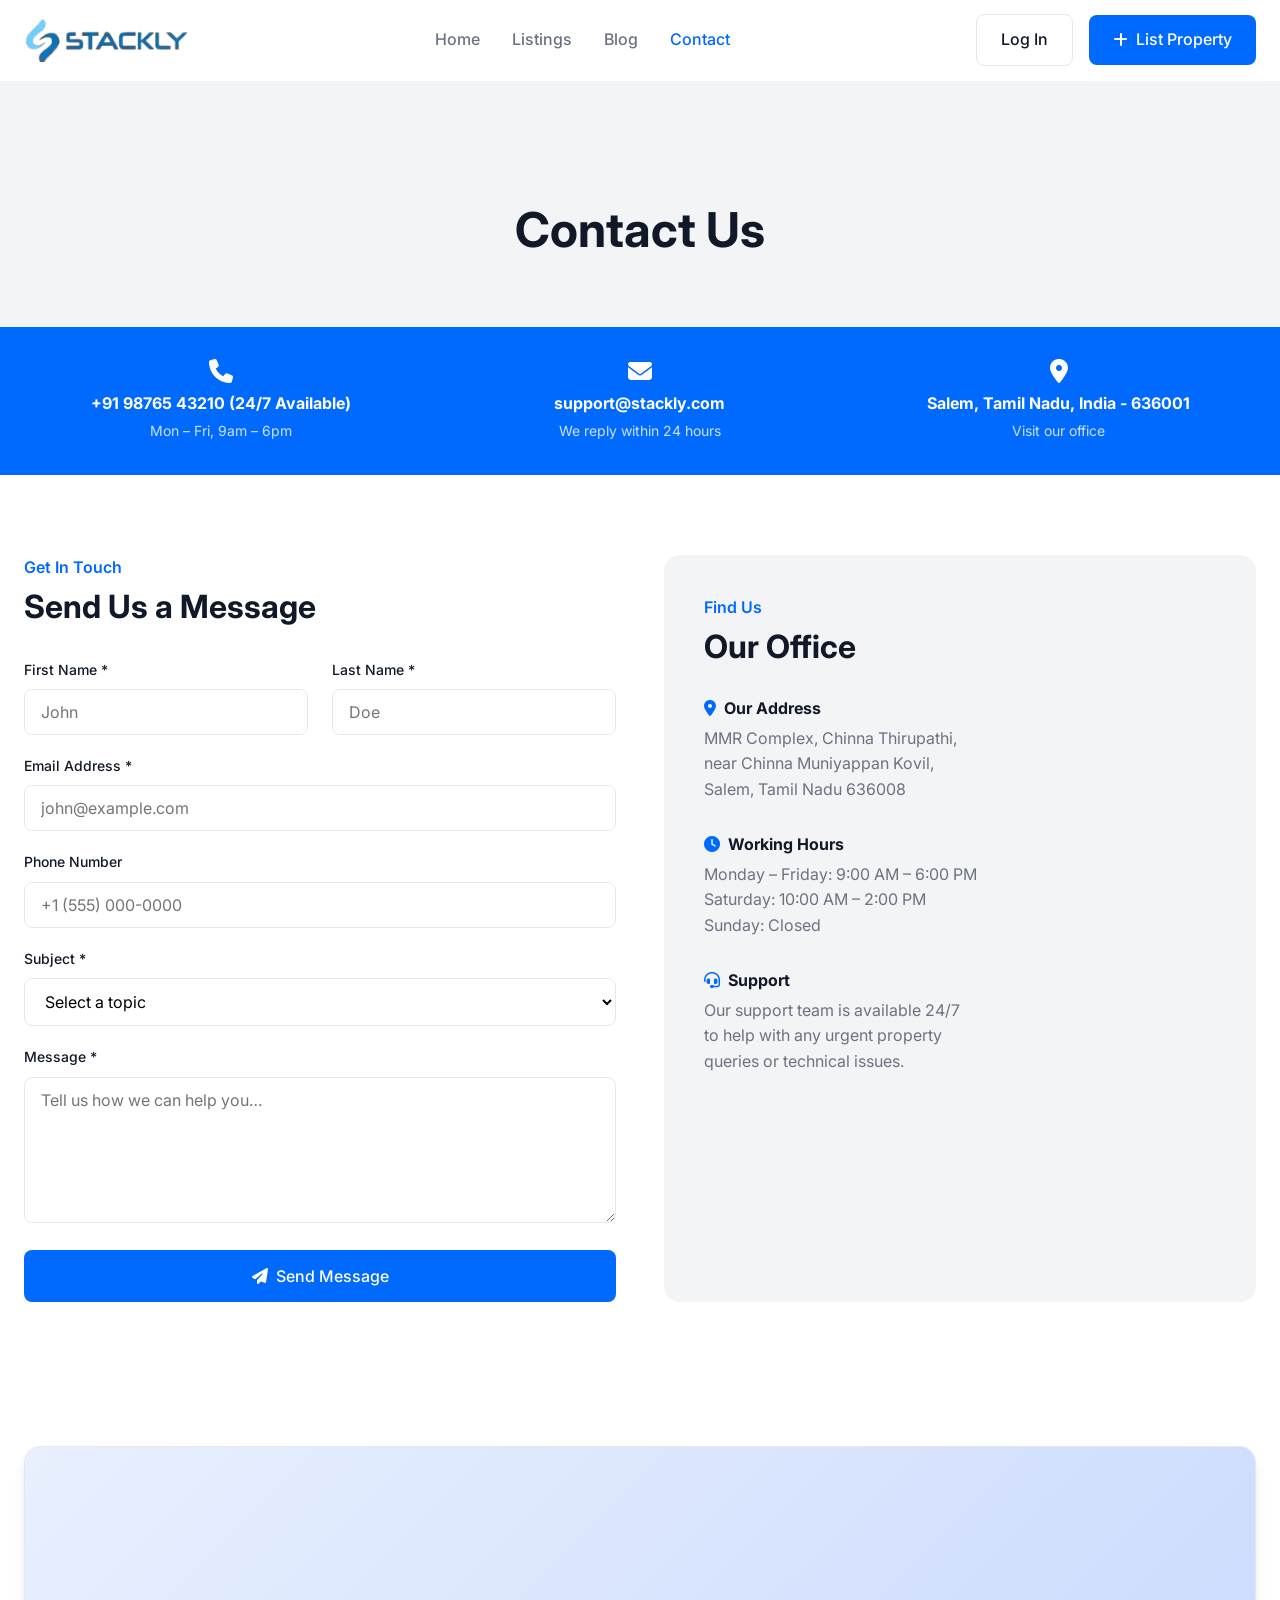
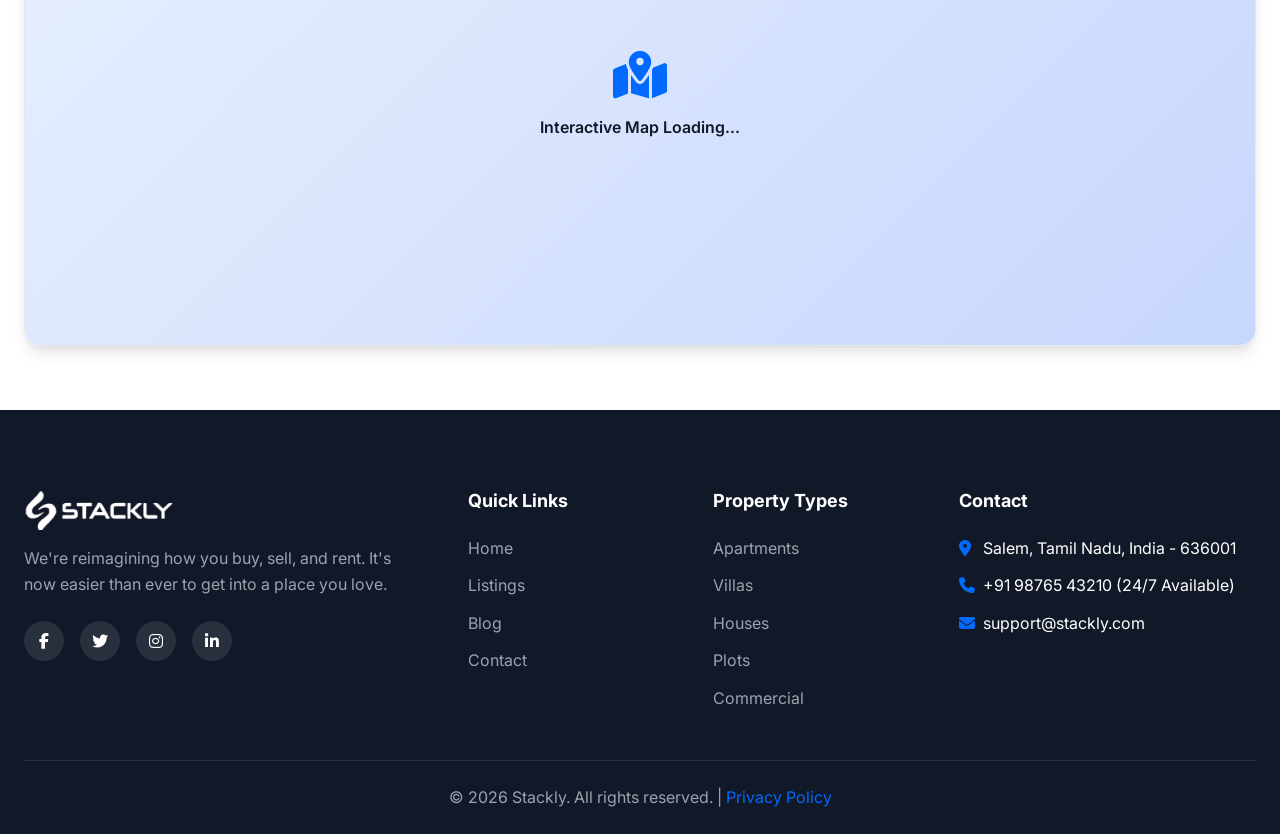
<file: contact.html>
<!DOCTYPE html>
<html lang="en">
<head>
  <meta charset="UTF-8">
  <meta name="viewport" content="width=device-width, initial-scale=1.0">
  <title>Contact Us – Stackly</title>
  <meta name="description" content="Get in touch with Stackly. Contact us by phone, email, or visit our office. We're here to help with all your real estate needs.">
  <link href="https://fonts.googleapis.com/css2?family=Inter:wght@300;400;500;600;700;800&display=swap" rel="stylesheet">
  <link rel="stylesheet" href="https://cdnjs.cloudflare.com/ajax/libs/font-awesome/6.4.2/css/all.min.css">
  <link rel="stylesheet" href="css/style.css">
</head>
<body>

<header class="header" id="header">
  <div class="container header-container">
    <a href="index.html" class="logo"><img src="img/logo.webp" alt="Stackly" style="height:44px; width:auto;"></a>
    <nav><ul class="nav-links" id="navLinks">
      <li><a href="index.html">Home</a></li>
      <li><a href="listing.html">Listings</a></li>
      <li><a href="blog.html">Blog</a></li>
      <li><a href="contact.html" class="active">Contact</a></li>
      <li class="mobile-only"><a href="login.html" class="btn btn-outline">Log In</a></li>
      <li class="mobile-only"><a href="create-listing.html" class="btn btn-primary"><i class="fas fa-plus"></i> List Property</a></li>
    </ul></nav>
    <div class="nav-actions">
      <a href="login.html" class="btn btn-outline">Log In</a>
      <a href="create-listing.html" class="btn btn-primary"><i class="fas fa-plus"></i> List Property</a>
    </div>
    <button class="mobile-menu-btn" id="mobileMenuBtn"><i class="fas fa-bars"></i></button>
  </div>
</header>

<div class="page-header">
  <div class="container">
    <h1>Contact Us</h1>
  </div>
</div>

<!-- Info Bar -->
<div style="background:var(--primary); color:white; padding:2rem 0;">
  <div class="container mobile-stack-grid" style="grid-template-columns:repeat(3,1fr); text-align:center;">
    <div>
      <i class="fas fa-phone" style="font-size:1.5rem; margin-bottom:0.5rem; display:block;"></i>
      <strong>+91 98765 43210 (24/7 Available)</strong>
      <p style="font-size:0.875rem; opacity:0.8; margin-top:0.25rem;">Mon – Fri, 9am – 6pm</p>
    </div>
    <div>
      <i class="fas fa-envelope" style="font-size:1.5rem; margin-bottom:0.5rem; display:block;"></i>
      <strong>support@stackly.com</strong>
      <p style="font-size:0.875rem; opacity:0.8; margin-top:0.25rem;">We reply within 24 hours</p>
    </div>
    <div>
      <i class="fas fa-map-marker-alt" style="font-size:1.5rem; margin-bottom:0.5rem; display:block;"></i>
      <strong>Salem, Tamil Nadu, India - 636001</strong>
      <p style="font-size:0.875rem; opacity:0.8; margin-top:0.25rem;">Visit our office</p>
    </div>
  </div>
</div>

<main class="section">
  <div class="container">
    <div class="contact-layout">

      <!-- Contact Form -->
      <div>
        <p style="color:var(--primary); font-weight:600; margin-bottom:0.5rem;">Get In Touch</p>
        <h2 style="font-size:2rem; margin-bottom:2rem;">Send Us a Message</h2>

        <form id="contactForm" novalidate>
          <div class="mobile-stack-grid" style="grid-template-columns:1fr 1fr;">
            <div class="form-group">
              <label class="form-label">First Name *</label>
              <input class="form-control" type="text" placeholder="John" required>
            </div>
            <div class="form-group">
              <label class="form-label">Last Name *</label>
              <input class="form-control" type="text" placeholder="Doe" required>
            </div>
          </div>
          <div class="form-group">
            <label class="form-label">Email Address *</label>
            <input class="form-control" type="email" placeholder="john@example.com" required>
          </div>
          <div class="form-group">
            <label class="form-label">Phone Number</label>
            <input class="form-control" type="tel" placeholder="+1 (555) 000-0000">
          </div>
          <div class="form-group">
            <label class="form-label">Subject *</label>
            <select class="form-control" required>
              <option value="">Select a topic</option>
              <option>Property Inquiry</option>
              <option>List My Property</option>
              <option>Mortgage / Finance</option>
              <option>General Question</option>
              <option>Support</option>
            </select>
          </div>
          <div class="form-group">
            <label class="form-label">Message *</label>
            <textarea class="form-control" rows="6" placeholder="Tell us how we can help you…" required></textarea>
          </div>
          <button type="submit" class="btn btn-primary" style="width:100%; font-size:1rem; padding:1rem;">
            <i class="fas fa-paper-plane"></i> Send Message
          </button>
          <div id="formSuccess" style="display:none; margin-top:1rem; padding:1rem; background:#d1fae5; border-radius:var(--radius-md); color:#065f46; text-align:center;">
            <i class="fas fa-check-circle"></i> Message sent! We'll get back to you soon.
          </div>
        </form>
      </div>


      <!-- Contact Info Sidebar -->
      <div style="background:var(--bg-light); padding:2.5rem; border-radius:var(--radius-lg); height: 100%;">
        <p style="color:var(--primary); font-weight:600; margin-bottom:0.5rem;">Find Us</p>
        <h2 style="font-size:2rem; margin-bottom:2rem;">Our Office</h2>
        
        <div style="display:flex; flex-direction:column; gap:2rem;">
          <div style="display:flex; gap:1.25rem;">
            <div style="width:50px; height:500px; background:rgba(0,106,255,0.1); color:var(--primary); border-radius:var(--radius-md); display:none; align-items:center; justify-content:center; font-size:1.25rem; flex-shrink:0;">
              <i class="fas fa-map-marker-alt"></i>
            </div>
            <div>
              <h4 style="margin-bottom:0.5rem; display:flex; align-items:center; gap:0.5rem;"><i class="fas fa-map-marker-alt" style="color:var(--primary);"></i> Our Address</h4>
              <p style="color:var(--text-muted);">MMR Complex, Chinna Thirupathi,<br>near Chinna Muniyappan Kovil,<br>Salem, Tamil Nadu 636008</p>
            </div>
          </div>

          <div style="display:flex; gap:1.25rem;">
            <div>
              <h4 style="margin-bottom:0.5rem; display:flex; align-items:center; gap:0.5rem;"><i class="fas fa-clock" style="color:var(--primary);"></i> Working Hours</h4>
              <p style="color:var(--text-muted);">Monday – Friday: 9:00 AM – 6:00 PM<br>Saturday: 10:00 AM – 2:00 PM<br>Sunday: Closed</p>
            </div>
          </div>
          
          <div style="display:flex; gap:1.25rem;">
            <div>
              <h4 style="margin-bottom:0.5rem; display:flex; align-items:center; gap:0.5rem;"><i class="fas fa-headset" style="color:var(--primary);"></i> Support</h4>
              <p style="color:var(--text-muted);">Our support team is available 24/7<br>to help with any urgent property<br>queries or technical issues.</p>
            </div>
          </div>
        </div>
      </div>

    </div>
  </div>
</main>

<!-- Unified Map Section -->
<section class="map-section reveal-up">
  <div class="container">
    <div class="map-wrapper">
      <iframe
        src="https://www.google.com/maps?q=MMR+Complex,+Chinna+Thirupathi,+near+Chinna+Muniyappan+Kovil,+Salem,+Tamil+Nadu+636008&output=embed"
        loading="lazy"
        referrerpolicy="no-referrer-when-downgrade">
      </iframe>
      <div class="map-placeholder">
        <i class="fas fa-map-marked-alt"></i>
        <p>Interactive Map Loading...</p>
      </div>
    </div>
  </div>
</section>

<footer class="footer">
  <div class="container">
    <div class="footer-grid">
      <div>
        <div class="footer-brand">
          <a href="index.html"><img src="img/logo.webp" alt="Stackly" style="height:40px; width:auto; filter:brightness(0) invert(1);"></a>
        </div>
        <p class="footer-text">We're reimagining how you buy, sell, and rent. It's now easier than ever to get into a place you love.</p>
        <div class="social-links">
          <a href="404.html" aria-label="Facebook"><i class="fab fa-facebook-f"></i></a>
          <a href="404.html" aria-label="Twitter"><i class="fab fa-twitter"></i></a>
          <a href="404.html" aria-label="Instagram"><i class="fab fa-instagram"></i></a>
          <a href="404.html" aria-label="LinkedIn"><i class="fab fa-linkedin-in"></i></a>
        </div>
      </div>
      <div>
        <h4 class="footer-title">Quick Links</h4>
        <ul class="footer-links">
          <li><a href="index.html">Home</a></li>
          <li><a href="listing.html">Listings</a></li>
          <li><a href="blog.html">Blog</a></li>
          <li><a href="contact.html">Contact</a></li>
        </ul>
      </div>
      <div>
        <h4 class="footer-title">Property Types</h4>
        <ul class="footer-links">
          <li><a href="listing.html?type=apartment">Apartments</a></li>
          <li><a href="listing.html?type=villa">Villas</a></li>
          <li><a href="listing.html?type=house">Houses</a></li>
          <li><a href="listing.html?type=plot">Plots</a></li>
          <li><a href="listing.html?type=commercial">Commercial</a></li>
        </ul>
      </div>
      <div>
        <h4 class="footer-title">Contact</h4>
        <ul class="footer-links">
          <li><i class="fas fa-map-marker-alt" style="color:var(--primary); margin-right:8px;"></i> Salem, Tamil Nadu, India - 636001</li>
          <li><i class="fas fa-phone" style="color:var(--primary); margin-right:8px;"></i>+91 98765 43210 (24/7 Available)</li>
          <li><i class="fas fa-envelope" style="color:var(--primary); margin-right:8px;"></i>support@stackly.com</li>
        </ul>
      </div>
    </div>
    <div class="footer-bottom">
      <p>&copy; 2026 Stackly. All rights reserved. | <a href="404.html" style="color:var(--primary);">Privacy Policy</a></p>
    </div>
  </div>
</footer>

<script src="js/script.js"></script>
<script>
  document.getElementById('contactForm').addEventListener('submit', e => {
    e.preventDefault();
    document.getElementById('formSuccess').style.display = 'block';
    e.target.reset();
    setTimeout(() => { document.getElementById('formSuccess').style.display = 'none'; }, 5000);
  });
</script>
</body>
</html>
</file>
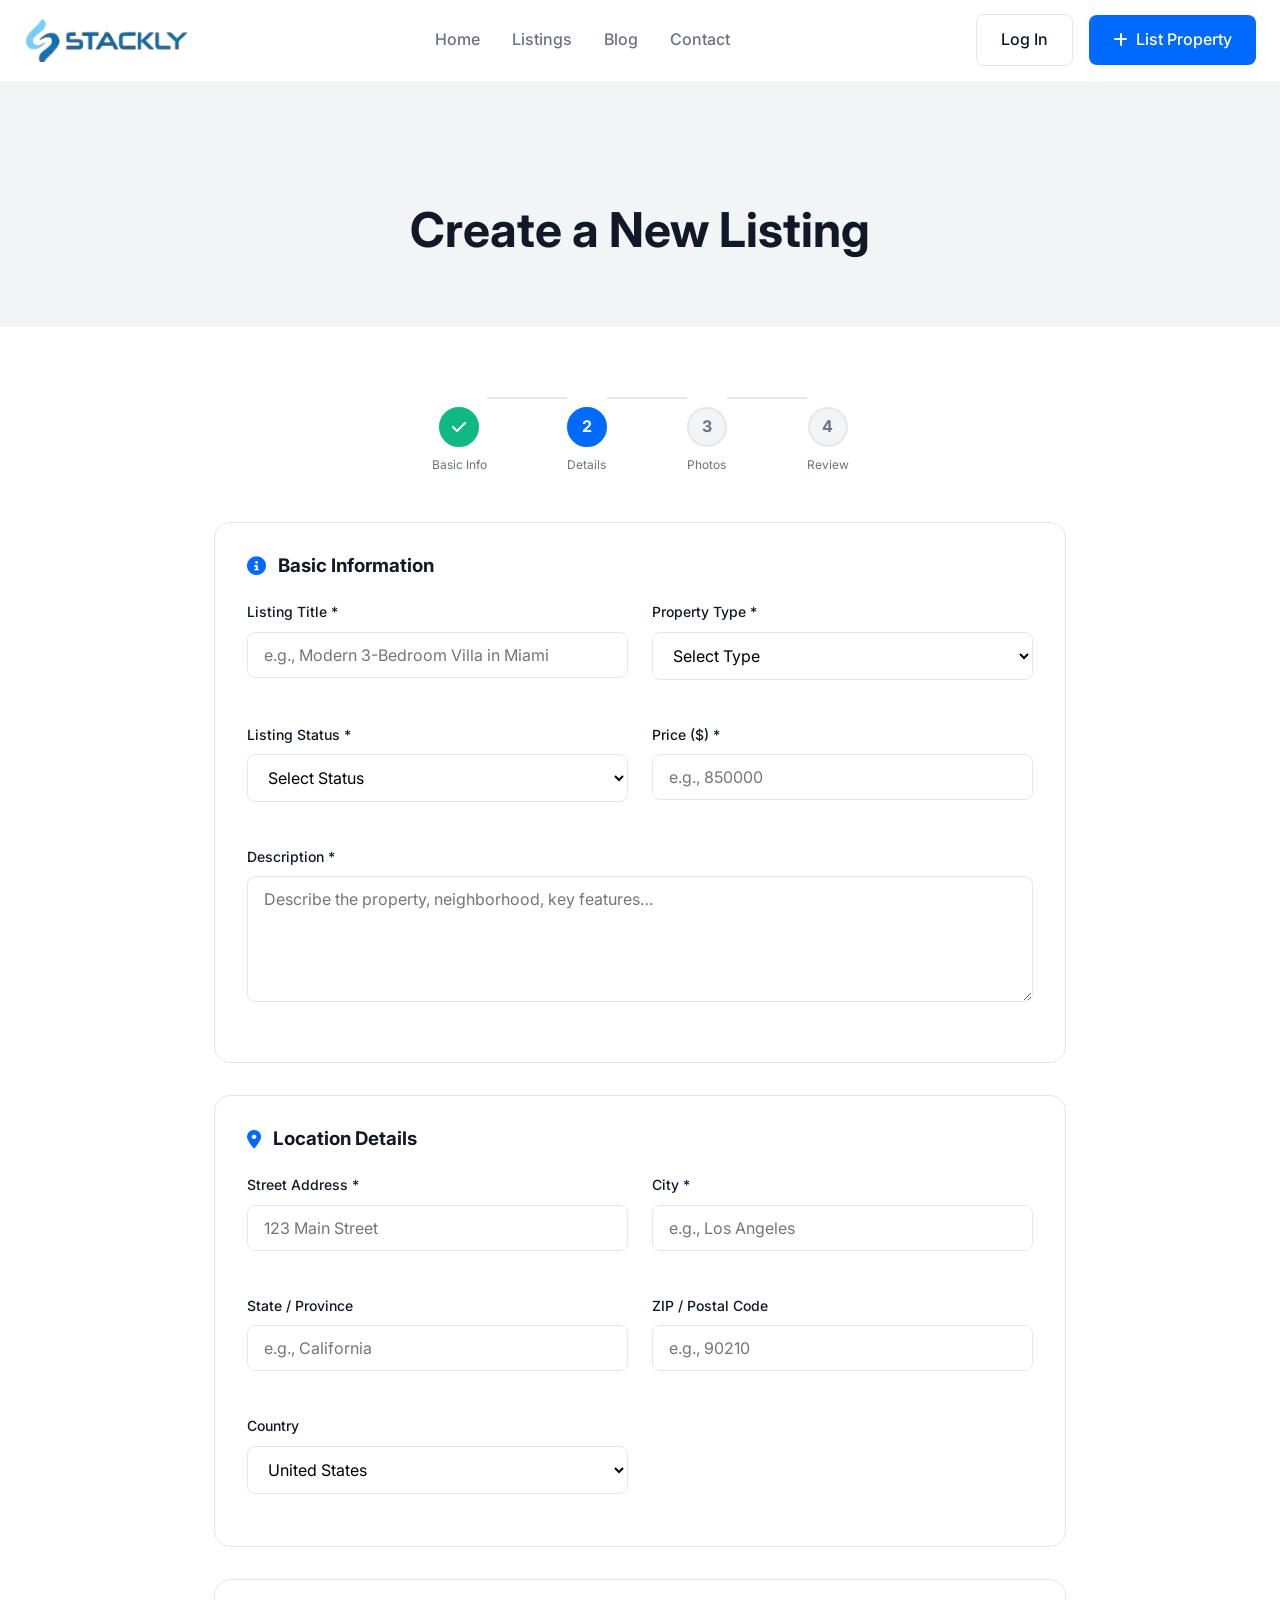
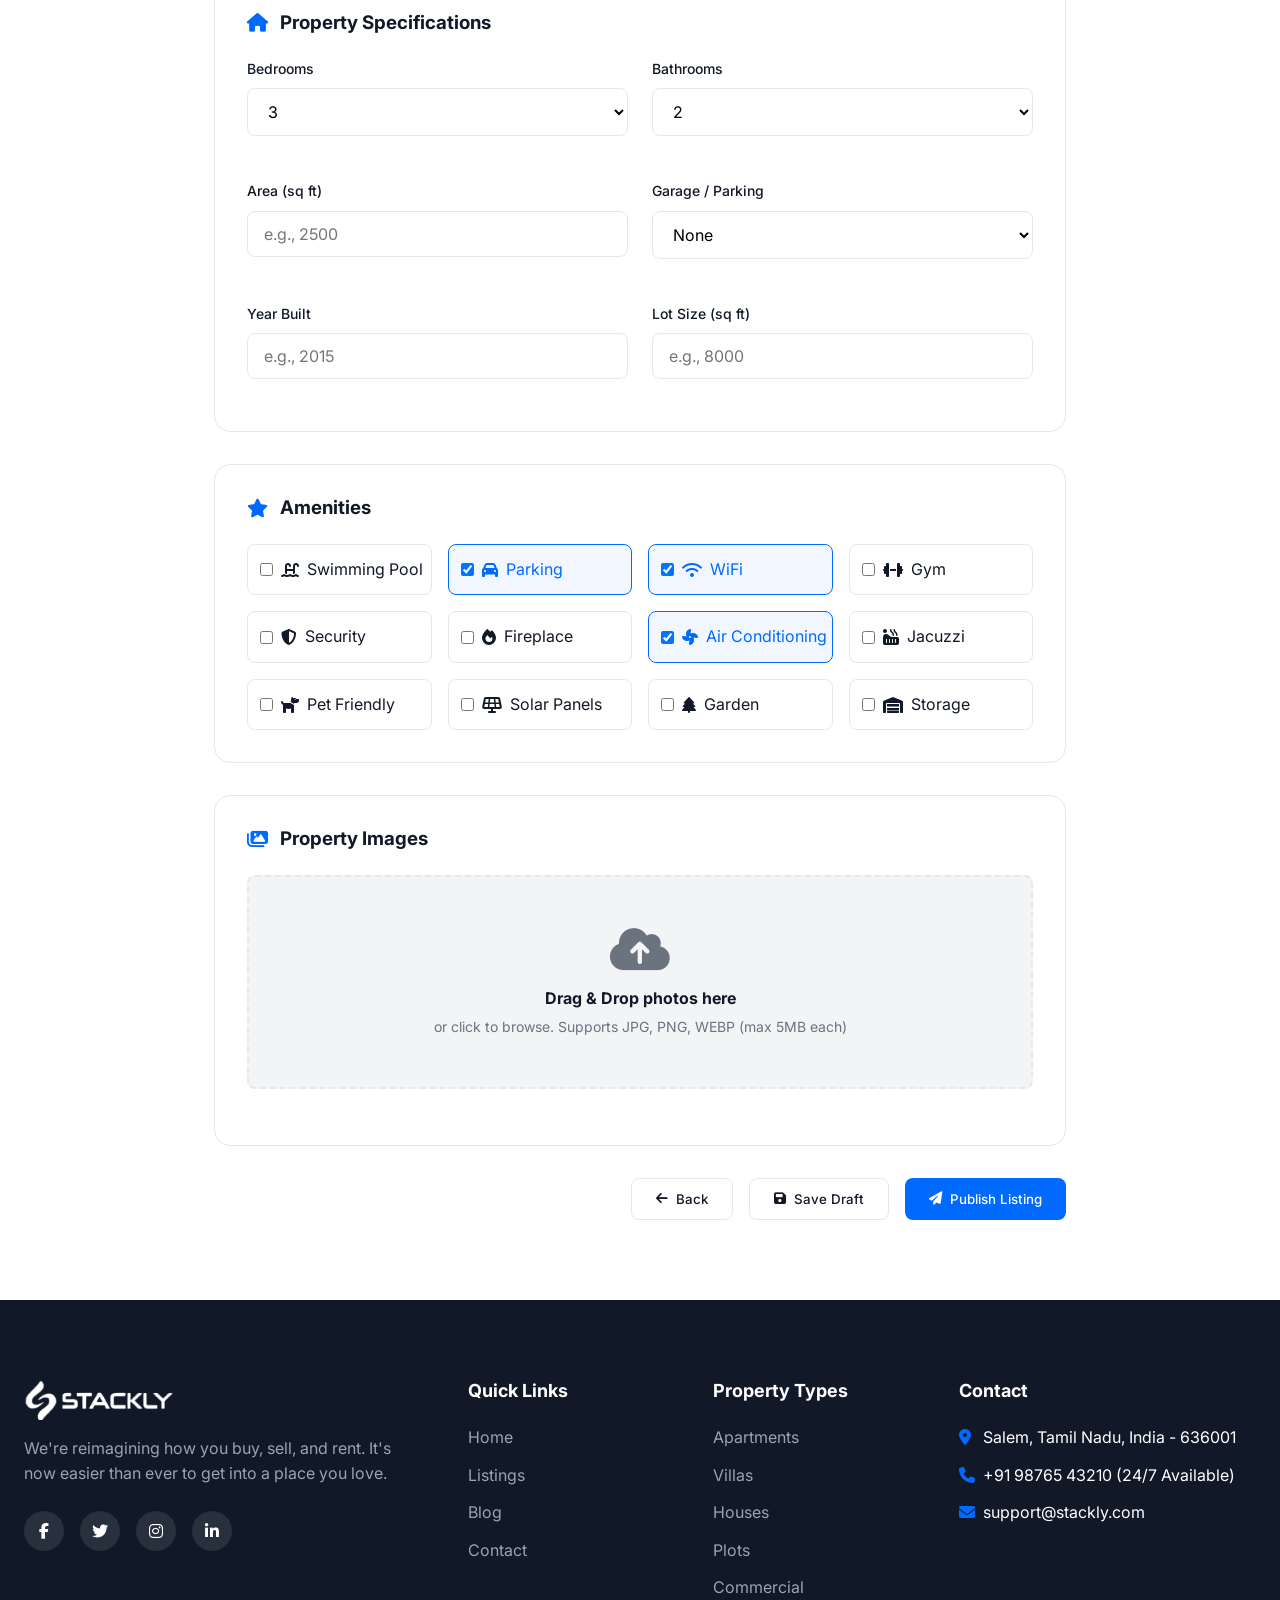
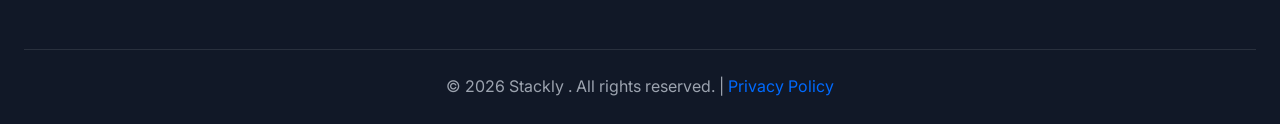
<file: create-listing.html>
<!DOCTYPE html>
<html lang="en">

<head>
  <meta charset="UTF-8">
  <meta name="viewport" content="width=device-width, initial-scale=1.0">
  <title>Create Listing – Stackly</title>
  <meta name="description"
    content="Create a new property listing on Stackly. Reach millions of buyers and renters by listing your property today.">
  <link href="https://fonts.googleapis.com/css2?family=Inter:wght@300;400;500;600;700;800&display=swap"
    rel="stylesheet">
  <link rel="stylesheet" href="https://cdnjs.cloudflare.com/ajax/libs/font-awesome/6.4.2/css/all.min.css">
  <link rel="stylesheet" href="css/style.css">
  <style>
    .step-indicator {
      display: flex;
      justify-content: center;
      gap: 0;
      margin-bottom: 3rem;
    }

    .step {
      display: flex;
      align-items: center;
      gap: 0;
    }

    .step-num {
      width: 40px;
      height: 40px;
      border-radius: 50%;
      background: var(--bg-light);
      border: 2px solid var(--border);
      display: flex;
      align-items: center;
      justify-content: center;
      font-weight: 700;
      color: var(--text-muted);
    }

    .step.active .step-num {
      background: var(--primary);
      border-color: var(--primary);
      color: white;
    }

    .step.done .step-num {
      background: var(--success);
      border-color: var(--success);
      color: white;
    }

    .step-line {
      width: 80px;
      height: 2px;
      background: var(--border);
    }

    .step-label {
      font-size: 0.75rem;
      text-align: center;
      color: var(--text-muted);
      margin-top: 0.5rem;
    }

    .step-wrapper {
      display: flex;
      flex-direction: column;
      align-items: center;
    }

    .image-preview-grid {
      display: grid;
      grid-template-columns: repeat(4, 1fr);
      gap: 1rem;
      margin-top: 1.5rem;
    }

    .preview-img {
      height: 100px;
      background: var(--bg-light);
      border-radius: var(--radius-md);
      overflow: hidden;
      position: relative;
      display: flex;
      align-items: center;
      justify-content: center;
      color: var(--text-muted);
      border: 2px dashed var(--border);
    }

    .preview-img img {
      width: 100%;
      height: 100%;
      object-fit: cover;
    }

    .preview-img .remove-img {
      position: absolute;
      top: 4px;
      right: 4px;
      background: var(--danger);
      color: white;
      border-radius: 50%;
      width: 22px;
      height: 22px;
      display: flex;
      align-items: center;
      justify-content: center;
      font-size: 0.7rem;
      cursor: pointer;
    }

    .form-section {
      background: white;
      padding: 2rem;
      border-radius: var(--radius-lg);
      border: 1px solid var(--border);
      margin-bottom: 2rem;
    }

    .form-section h3 {
      margin-bottom: 1.5rem;
      display: flex;
      align-items: center;
      gap: 0.75rem;
    }

    .form-section h3 i {
      color: var(--primary);
    }

    .form-row {
      display: grid;
      grid-template-columns: 1fr 1fr;
      gap: 1.5rem;
    }

    .amenity-checkboxes {
      display: grid;
      grid-template-columns: repeat(auto-fill, minmax(180px, 1fr));
      gap: 1rem;
    }

    .amenity-checkbox {
      display: flex;
      align-items: center;
      gap: 0.5rem;
      padding: 0.75rem;
      border: 1px solid var(--border);
      border-radius: var(--radius-md);
      cursor: pointer;
      transition: var(--transition);
      white-space: nowrap;
      overflow: hidden;
      text-overflow: ellipsis;
    }

    .amenity-checkbox input {
      flex-shrink: 0;
    }

    .amenity-checkbox:has(input:checked) {
      border-color: var(--primary);
      background: rgba(0, 106, 255, 0.05);
      color: var(--primary);
    }

    @media(max-width:768px) {
      .form-section {
        padding: 1.5rem;
      }

      .form-row {
        grid-template-columns: 1fr;
      }

      .amenity-checkboxes {
        grid-template-columns: repeat(auto-fill, minmax(150px, 1fr));
      }

      .image-preview-grid {
        grid-template-columns: 1fr 1fr;
      }
    }

    @media(max-width:480px) {
      .form-section {
        padding: 1.25rem;
      }

      .amenity-checkboxes {
        grid-template-columns: 1fr;
      }

      .step-line {
        width: 40px;
      }

      .step-label {
        font-size: 0.65rem;
      }
    }
  </style>

</head>

<body>

  <header class="header" id="header">
    <div class="container header-container">
      <a href="index.html" class="logo"><img src="img/logo.webp" alt="Stackly"
          style="height:44px; width:auto;"></a>
      <nav>
        <ul class="nav-links" id="navLinks">
          <li><a href="index.html">Home</a></li>
          <li><a href="listing.html">Listings</a></li>
          <li><a href="blog.html">Blog</a></li>
          <li><a href="contact.html">Contact</a></li>
          <li class="mobile-only"><a href="login.html" class="btn btn-outline">Log In</a></li>
          <li class="mobile-only"><a href="create-listing.html" class="btn btn-primary"><i class="fas fa-plus"></i> List
              Property</a></li>
        </ul>
      </nav>
      <div class="nav-actions">
        <a href="login.html" class="btn btn-outline">Log In</a>
        <a href="create-listing.html" class="btn btn-primary"><i class="fas fa-plus"></i> List Property</a>
      </div>
      <button class="mobile-menu-btn" id="mobileMenuBtn"><i class="fas fa-bars"></i></button>
    </div>
  </header>

  <div class="page-header">
    <div class="container">
      <h1>Create a New Listing</h1>
      <div class="breadcrumb">
      </div>
    </div>
  </div>

  <main class="section">
    <div class="container" style="max-width:900px;">

      <!-- Step Indicator -->
      <div class="step-indicator">
        <div class="step-wrapper">
          <div class="step done" id="step1">
            <div class="step-num"><i class="fas fa-check"></i></div>
          </div>
          <div class="step-label">Basic Info</div>
        </div>
        <div class="step-line" style="margin-top:-10px;"></div>
        <div class="step-wrapper">
          <div class="step active" id="step2">
            <div class="step-num">2</div>
          </div>
          <div class="step-label">Details</div>
        </div>
        <div class="step-line" style="margin-top:-10px;"></div>
        <div class="step-wrapper">
          <div class="step" id="step3">
            <div class="step-num">3</div>
          </div>
          <div class="step-label">Photos</div>
        </div>
        <div class="step-line" style="margin-top:-10px;"></div>
        <div class="step-wrapper">
          <div class="step" id="step4">
            <div class="step-num">4</div>
          </div>
          <div class="step-label">Review</div>
        </div>
      </div>

      <form id="createListingForm" novalidate>

        <!-- Section 1: Basic Information -->
        <div class="form-section">
          <h3><i class="fas fa-info-circle"></i> Basic Information</h3>
          <div class="form-row">
            <div class="form-group">
              <label class="form-label">Listing Title *</label>
              <input class="form-control" type="text" placeholder="e.g., Modern 3-Bedroom Villa in Miami" required>
            </div>
            <div class="form-group">
              <label class="form-label">Property Type *</label>
              <select class="form-control" required>
                <option value="">Select Type</option>
                <option>Apartment</option>
                <option>Villa</option>
                <option>House</option>
                <option>Plot / Land</option>
                <option>Commercial</option>
                <option>Condo</option>
              </select>
            </div>
            <div class="form-group">
              <label class="form-label">Listing Status *</label>
              <select class="form-control" required>
                <option value="">Select Status</option>
                <option>For Sale</option>
                <option>For Rent</option>
              </select>
            </div>
            <div class="form-group">
              <label class="form-label">Price ($) *</label>
              <input class="form-control" type="number" placeholder="e.g., 850000" required>
            </div>
            <div class="form-group" style="grid-column:1/-1;">
              <label class="form-label">Description *</label>
              <textarea class="form-control" rows="5" placeholder="Describe the property, neighborhood, key features…"
                required></textarea>
            </div>
          </div>
        </div>

        <!-- Section 2: Location -->
        <div class="form-section">
          <h3><i class="fas fa-map-marker-alt"></i> Location Details</h3>
          <div class="form-row">
            <div class="form-group">
              <label class="form-label">Street Address *</label>
              <input class="form-control" type="text" placeholder="123 Main Street" required>
            </div>
            <div class="form-group">
              <label class="form-label">City *</label>
              <input class="form-control" type="text" placeholder="e.g., Los Angeles" required>
            </div>
            <div class="form-group">
              <label class="form-label">State / Province</label>
              <input class="form-control" type="text" placeholder="e.g., California">
            </div>
            <div class="form-group">
              <label class="form-label">ZIP / Postal Code</label>
              <input class="form-control" type="text" placeholder="e.g., 90210">
            </div>
            <div class="form-group">
              <label class="form-label">Country</label>
              <select class="form-control">
                <option>United States</option>
                <option>Canada</option>
                <option>United Kingdom</option>
                <option>Australia</option>
              </select>
            </div>
          </div>
        </div>

        <!-- Section 3: Property Details -->
        <div class="form-section">
          <h3><i class="fas fa-home"></i> Property Specifications</h3>
          <div class="form-row">
            <div class="form-group">
              <label class="form-label">Bedrooms</label>
              <select class="form-control">
                <option>1</option>
                <option>2</option>
                <option selected>3</option>
                <option>4</option>
                <option>5</option>
                <option>6+</option>
              </select>
            </div>
            <div class="form-group">
              <label class="form-label">Bathrooms</label>
              <select class="form-control">
                <option>1</option>
                <option selected>2</option>
                <option>3</option>
                <option>4</option>
                <option>5+</option>
              </select>
            </div>
            <div class="form-group">
              <label class="form-label">Area (sq ft)</label>
              <input class="form-control" type="number" placeholder="e.g., 2500">
            </div>
            <div class="form-group">
              <label class="form-label">Garage / Parking</label>
              <select class="form-control">
                <option>None</option>
                <option>1 Car</option>
                <option>2 Cars</option>
                <option>3+ Cars</option>
              </select>
            </div>
            <div class="form-group">
              <label class="form-label">Year Built</label>
              <input class="form-control" type="number" placeholder="e.g., 2015" min="1900" max="2026">
            </div>
            <div class="form-group">
              <label class="form-label">Lot Size (sq ft)</label>
              <input class="form-control" type="number" placeholder="e.g., 8000">
            </div>
          </div>
        </div>

        <!-- Section 4: Amenities -->
        <div class="form-section">
          <h3><i class="fas fa-star"></i> Amenities</h3>
          <div class="amenity-checkboxes">
            <label class="amenity-checkbox"><input type="checkbox"> <i class="fas fa-swimming-pool"></i> Swimming
              Pool</label>
            <label class="amenity-checkbox"><input type="checkbox" checked> <i class="fas fa-car"></i> Parking</label>
            <label class="amenity-checkbox"><input type="checkbox" checked> <i class="fas fa-wifi"></i> WiFi</label>
            <label class="amenity-checkbox"><input type="checkbox"> <i class="fas fa-dumbbell"></i> Gym</label>
            <label class="amenity-checkbox"><input type="checkbox"> <i class="fas fa-shield-alt"></i> Security</label>
            <label class="amenity-checkbox"><input type="checkbox"> <i class="fas fa-fire"></i> Fireplace</label>
            <label class="amenity-checkbox"><input type="checkbox" checked> <i class="fas fa-fan"></i> Air
              Conditioning</label>
            <label class="amenity-checkbox"><input type="checkbox"> <i class="fas fa-hot-tub"></i> Jacuzzi</label>
            <label class="amenity-checkbox"><input type="checkbox"> <i class="fas fa-dog"></i> Pet Friendly</label>
            <label class="amenity-checkbox"><input type="checkbox"> <i class="fas fa-solar-panel"></i> Solar
              Panels</label>
            <label class="amenity-checkbox"><input type="checkbox"> <i class="fas fa-tree"></i> Garden</label>
            <label class="amenity-checkbox"><input type="checkbox"> <i class="fas fa-warehouse"></i> Storage</label>
          </div>
        </div>

        <!-- Section 5: Images -->
        <div class="form-section">
          <h3><i class="fas fa-images"></i> Property Images</h3>
          <div class="upload-zone" id="uploadZone" onclick="document.getElementById('imageInput').click()">
            <i class="fas fa-cloud-upload-alt"></i>
            <h4 style="margin-bottom:0.5rem;">Drag & Drop photos here</h4>
            <p style="color:var(--text-muted); font-size:0.875rem;">or click to browse. Supports JPG, PNG, WEBP (max 5MB
              each)</p>
            <input type="file" id="imageInput" multiple accept="image/*" style="display:none;"
              onchange="previewImages(this)">
          </div>
          <div class="image-preview-grid" id="imagePreviewGrid"></div>
        </div>

        <!-- CTA -->
        <div style="display:flex; gap:1rem; justify-content:flex-end; flex-wrap:wrap;">
          <a href="javascript:history.back()"><button type="button" class="btn btn-outline"><i class="fas fa-arrow-left"></i> Back</button></a>
          <a href="404.html"><button type="button" class="btn btn-outline"><i class="fas fa-save"></i> Save
              Draft</button></a>
          <button type="submit" class="btn btn-primary"><i class="fas fa-paper-plane"></i> Publish Listing</button>
        </div>

      </form>
    </div>
  </main>

  <footer class="footer">
    <div class="container">
      <div class="footer-grid">
        <div>
          <div class="footer-brand">
            <a href="index.html"><img src="img/logo.webp" alt="Stackly"
                style="height:40px; width:auto; filter:brightness(0) invert(1);"></a>
          </div>
          <p class="footer-text">We're reimagining how you buy, sell, and rent. It's now easier than ever to get into a
            place you love.</p>
          <div class="social-links">
            <a href="404.html" aria-label="Facebook"><i class="fab fa-facebook-f"></i></a>
            <a href="404.html" aria-label="Twitter"><i class="fab fa-twitter"></i></a>
            <a href="404.html" aria-label="Instagram"><i class="fab fa-instagram"></i></a>
            <a href="404.html" aria-label="LinkedIn"><i class="fab fa-linkedin-in"></i></a>
          </div>
        </div>
        <div>
          <h4 class="footer-title">Quick Links</h4>
          <ul class="footer-links">
            <li><a href="index.html">Home</a></li>
            <li><a href="listing.html">Listings</a></li>
            <li><a href="blog.html">Blog</a></li>
            <li><a href="contact.html">Contact</a></li>
          </ul>
        </div>
        <div>
          <h4 class="footer-title">Property Types</h4>
          <ul class="footer-links">
            <li><a href="listing.html?type=apartment">Apartments</a></li>
            <li><a href="listing.html?type=villa">Villas</a></li>
            <li><a href="listing.html?type=house">Houses</a></li>
            <li><a href="listing.html?type=plot">Plots</a></li>
            <li><a href="listing.html?type=commercial">Commercial</a></li>
          </ul>
        </div>
        <div>
          <h4 class="footer-title">Contact</h4>
          <ul class="footer-links">
            <li><i class="fas fa-map-marker-alt" style="color:var(--primary); margin-right:8px;"></i> Salem, Tamil Nadu,
              India - 636001</li>
            <li><i class="fas fa-phone" style="color:var(--primary); margin-right:8px;"></i>+91 98765 43210 (24/7
              Available)</li>
            <li><i class="fas fa-envelope" style="color:var(--primary); margin-right:8px;"></i>support@stackly.com</li>
          </ul>
        </div>
      </div>
      <div class="footer-bottom">
        <p>&copy; 2026  Stackly . All rights reserved. | <a href="404.html"
            style="color:var(--primary);">Privacy Policy</a></p>
      </div>
    </div>
  </footer>

  <script src="js/script.js"></script>
  <script>
    function previewImages(input) {
      const grid = document.getElementById('imagePreviewGrid');
      const files = Array.from(input.files);
      files.forEach(file => {
        const reader = new FileReader();
        reader.onload = e => {
          const div = document.createElement('div');
          div.className = 'preview-img';
          div.innerHTML = `<img src="${e.target.result}" alt="preview"><span class="remove-img" onclick="this.parentElement.remove()"><i class="fas fa-times"></i></span>`;
          grid.appendChild(div);
        };
        reader.readAsDataURL(file);
      });
    }

    const zone = document.getElementById('uploadZone');
    zone.addEventListener('dragover', e => { e.preventDefault(); zone.style.borderColor = 'var(--primary)'; });
    zone.addEventListener('dragleave', () => { zone.style.borderColor = 'var(--border)'; });
    zone.addEventListener('drop', e => {
      e.preventDefault();
      zone.style.borderColor = 'var(--border)';
      const input = document.getElementById('imageInput');
      input.files = e.dataTransfer.files;
      previewImages(input);
    });

    document.getElementById('createListingForm').addEventListener('submit', e => {
      e.preventDefault();
      window.location.href = '404.html';
    });
  </script>
</body>

</html>
</file>
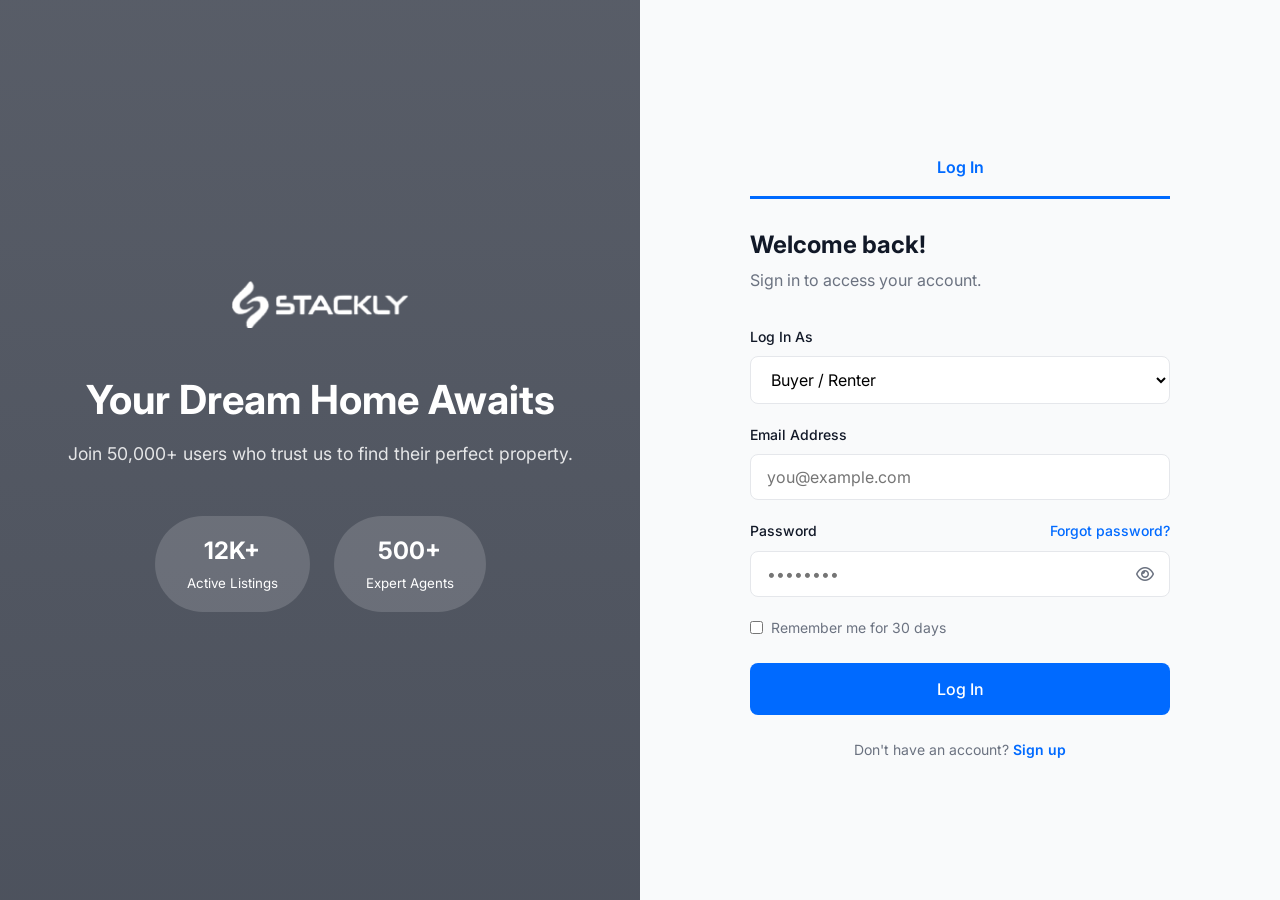
<file: login.html>
<!DOCTYPE html>
<html lang="en">
<head>
  <meta charset="UTF-8">
  <meta name="viewport" content="width=device-width, initial-scale=1.0">
  <title>Log In – Stackly</title>
  <meta name="description" content="Log in to your Stackly account to access your saved properties and real estate portfolio.">
  <link href="https://fonts.googleapis.com/css2?family=Inter:wght@300;400;500;600;700;800&display=swap" rel="stylesheet">
  <link rel="stylesheet" href="https://cdnjs.cloudflare.com/ajax/libs/font-awesome/6.4.2/css/all.min.css">
  <link rel="stylesheet" href="css/style.css">
  <style>
    .auth-wrapper {
      display: grid;
      grid-template-columns: 1fr 1fr;
      min-height: 100vh;
    }
    .auth-hero {
      background: linear-gradient(rgba(17,24,39,0.7), rgba(17,24,39,0.75)), url('https://images.unsplash.com/photo-1600596542815-ffad4c1539a9?fm=webp&fit=crop&w=1200&q=30') center/cover;
      display: flex;
      align-items: center;
      justify-content: center;
      padding: 4rem;
      color: white;
      flex-direction: column;
      text-align: center;
    }
    .auth-form-side {
      display: flex;
      align-items: center;
      justify-content: center;
      padding: 3rem 4rem;
      background: #f9fafb;
      overflow-y: auto;
    }
    .auth-form-inner { width: 100%; max-width: 420px; }
    .auth-tabs { display:flex; border-bottom:2px solid var(--border); margin-bottom:2rem; }
    .auth-tab { flex:1; padding:1rem; font-weight:600; text-align:center; color:var(--text-muted); border-bottom:3px solid transparent; margin-bottom:-2px; cursor:pointer; text-decoration:none; }
    .auth-tab.active { color:var(--primary); border-bottom-color:var(--primary); }
    .social-auth { display:grid; grid-template-columns:1fr 1fr; gap:1rem; margin-bottom:1.5rem; }
    .social-btn { display:flex; align-items:center; justify-content:center; gap:0.75rem; padding:0.875rem; border:1px solid var(--border); border-radius:var(--radius-md); font-weight:500; background:white; transition:var(--transition); cursor:pointer;}
    .social-btn:hover { box-shadow:var(--shadow-md); }
    .google-btn:hover { border-color:#ea4335; color:#ea4335; }
    .apple-btn:hover { border-color:#111; color:#111; }
    .divider { display:flex; align-items:center; gap:1rem; margin:1.5rem 0; color:var(--text-muted); font-size:0.875rem; }
    .divider::before, .divider::after { content:''; flex:1; height:1px; background:var(--border); }
    .password-wrapper { position:relative; }
    .toggle-pw { position:absolute; right:1rem; top:50%; transform:translateY(-50%); color:var(--text-muted); cursor:pointer; }
    .stat-pill { background:rgba(255,255,255,0.15); padding:1rem 2rem; border-radius:var(--radius-full); margin-bottom:0.5rem;}
    @media(max-width:768px) { .auth-wrapper { grid-template-columns:1fr; } .auth-hero { display:none; } .auth-form-side { padding:2rem; } }
  </style>
</head>
<body>

<div class="auth-wrapper">

  <!-- Left: Hero Panel -->
  <div class="auth-hero">
    <a href="index.html" class="logo" style="margin-bottom:3rem;">
      <img src="img/logo.webp" alt="Stackly" style="height:48px; width:auto; filter:brightness(0) invert(1);">
    </a>
    <h2 style="font-size:2.5rem; margin-bottom:1rem; line-height:1.2;">Your Dream Home Awaits</h2>
    <p style="opacity:0.85; font-size:1.1rem; margin-bottom:3rem;">Join 50,000+ users who trust us to find their perfect property.</p>
    <div style="display:flex; gap:1.5rem; flex-wrap:wrap; justify-content:center;">
      <div class="stat-pill"><strong style="font-size:1.5rem;">12K+</strong><br><small>Active Listings</small></div>
      <div class="stat-pill"><strong style="font-size:1.5rem;">500+</strong><br><small>Expert Agents</small></div>
    </div>
  </div>

  <!-- Right: Auth Form -->
  <div class="auth-form-side">
    <div class="auth-form-inner">

      <div class="auth-tabs">
        <a href="login.html" class="auth-tab active">Log In</a>
      </div>

      <!-- Login Form -->
      <div id="loginForm">
        <div id="signupSuccessAlert" style="display:none; background:#ecfdf5; border:1px solid #10b981; color:#065f46; padding:1rem; border-radius:var(--radius-md); margin-bottom:1.5rem; font-size:0.875rem;">
          <i class="fas fa-check-circle" style="margin-right:8px;"></i> Registration successful! You can now log in.
        </div>
        <h2 style="margin-bottom:0.5rem;">Welcome back!</h2>
        <p style="color:var(--text-muted); margin-bottom:2rem;">Sign in to access your account.</p>

        <form id="loginFormEl" action="dashboard.html">
          <div class="form-group">
            <div class="form-group">
  <label class="form-label">Log In As</label>
  <select class="form-control" id="userRole" required>
    <option value="buyer">Buyer / Renter</option>
    <option value="owner">Property Owner</option>
    <option value="agent">Real Estate Agent</option>
  </select>
</div>
            <label class="form-label">Email Address</label>
            <input class="form-control" type="email" placeholder="you@example.com" id="loginEmail" required>
          </div>
          <div class="form-group">
            <label class="form-label" style="display:flex; justify-content:space-between;">
              Password
              <a href="404.html" style="color:var(--primary); font-size:0.875rem;">Forgot password?</a>
            </label>
            <div class="password-wrapper">
              <input class="form-control" type="password" placeholder="••••••••" id="loginPw" required>
              <i class="far fa-eye toggle-pw" onclick="togglePw('loginPw', this)"></i>
            </div>
          </div>
          <div style="display:flex; align-items:center; gap:0.5rem; margin-bottom:1.5rem;">
            <input type="checkbox" id="rememberMe" style="accent-color:var(--primary);">
            <label for="rememberMe" style="font-size:0.875rem; color:var(--text-muted);">Remember me for 30 days</label>
          </div>
          <button type="submit" class="btn btn-primary" style="width:100%; padding:1rem; font-size:1rem;">Log In</button>
          <p class="auth-links" style="margin-top:1.5rem; text-align:center;">
            Don't have an account? <a href="signup.html">Sign up </a>
          </p>
        </form>
      </div>

    </div>
  </div>

</div>

<script src="js/script.js"></script>
<script>
  function togglePw(id, icon) {
    const input = document.getElementById(id);
    if (input.type === 'password') {
      input.type = 'text';
      icon.classList.replace('fa-eye', 'fa-eye-slash');
    } else {
      input.type = 'password';
      icon.classList.replace('fa-eye-slash', 'fa-eye');
    }
  }


  // Show success alert if coming from signup
  if (window.location.search.includes('signup=success')) {
    document.getElementById('signupSuccessAlert').style.display = 'block';
  }

  // Form submission and redirection to Dashboard
  document.getElementById('loginFormEl').addEventListener('submit', e => {
    e.preventDefault();
    const btn = e.target.querySelector('button[type="submit"]');
    btn.innerHTML = '<i class="fas fa-spinner fa-spin"></i> Logging in...';
    btn.style.opacity = '0.7';
    btn.disabled = true;
    
    setTimeout(() => {
      window.location.href = 'dashboard.html';
    }, 1000);
  });
</script>
</body>
</html>
</file>
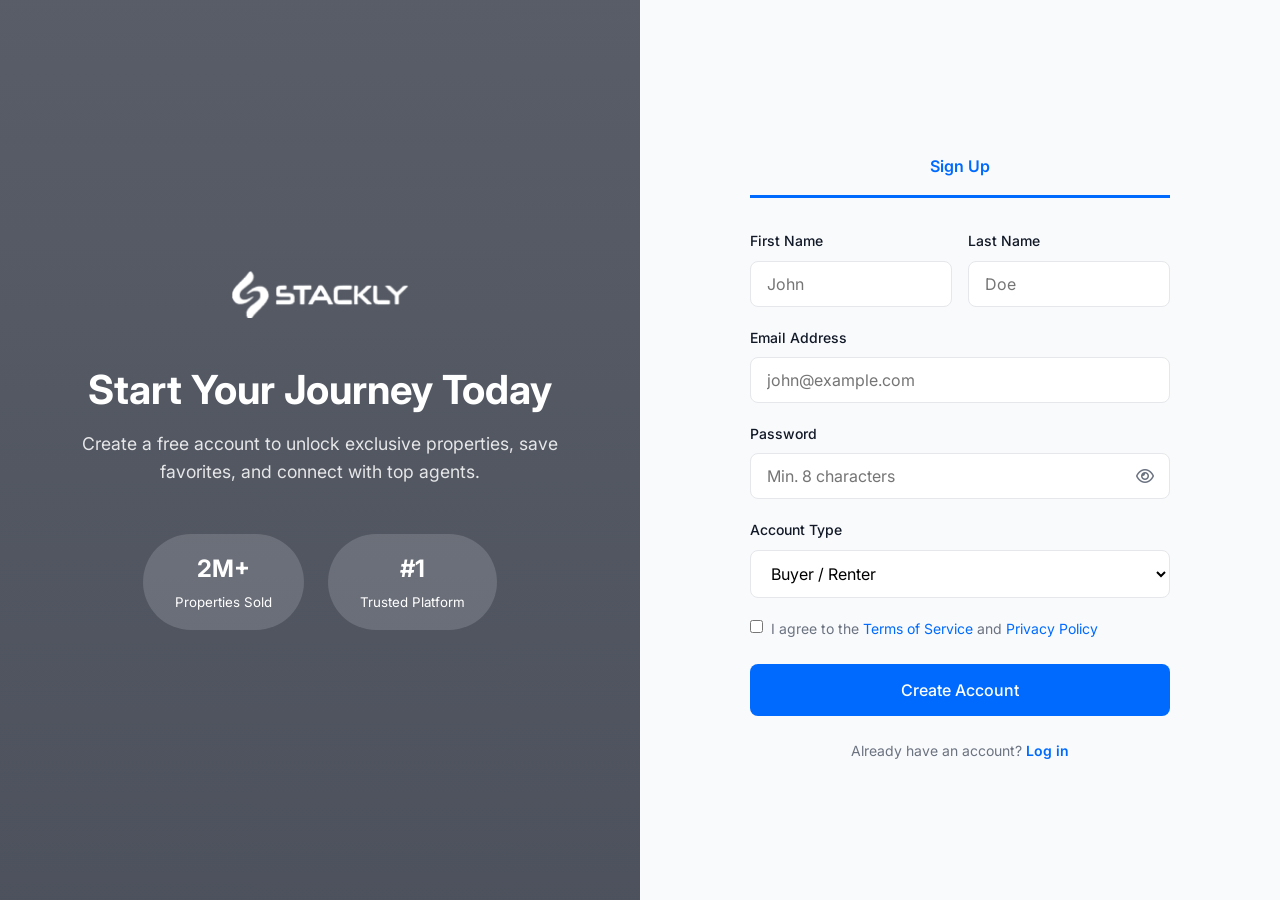
<file: signup.html>
<!DOCTYPE html>
<html lang="en">
<head>
  <meta charset="UTF-8">
  <meta name="viewport" content="width=device-width, initial-scale=1.0">
  <title>Sign Up –Stackly</title>
  <meta name="description" content="Create your free Stackly account to save properties, list homes, and manage your real estate portfolio.">
  <link href="https://fonts.googleapis.com/css2?family=Inter:wght@300;400;500;600;700;800&display=swap" rel="stylesheet">
  <link rel="stylesheet" href="https://cdnjs.cloudflare.com/ajax/libs/font-awesome/6.4.2/css/all.min.css">
  <link rel="stylesheet" href="css/style.css">
  <style>
    .auth-wrapper {
      display: grid;
      grid-template-columns: 1fr 1fr;
      min-height: 100vh;
    }
    .auth-hero {
      background: linear-gradient(rgba(17,24,39,0.7), rgba(17,24,39,0.75)), url('https://images.unsplash.com/photo-1512917774080-9991f1c4c750?fm=webp&fit=crop&w=1200&q=30') center/cover;
      display: flex;
      align-items: center;
      justify-content: center;
      padding: 4rem;
      color: white;
      flex-direction: column;
      text-align: center;
    }
    .auth-form-side {
      display: flex;
      align-items: center;
      justify-content: center;
      padding: 3rem 4rem;
      background: #f9fafb;
      overflow-y: auto;
    }
    .auth-form-inner { width: 100%; max-width: 420px; }
    .auth-tabs { display:flex; border-bottom:2px solid var(--border); margin-bottom:2rem; }
    .auth-tab { flex:1; padding:1rem; font-weight:600; text-align:center; color:var(--text-muted); border-bottom:3px solid transparent; margin-bottom:-2px; cursor:pointer; text-decoration:none; }
    .auth-tab.active { color:var(--primary); border-bottom-color:var(--primary); }
    .social-auth { display:grid; grid-template-columns:1fr 1fr; gap:1rem; margin-bottom:1.5rem; }
    .social-btn { display:flex; align-items:center; justify-content:center; gap:0.75rem; padding:0.875rem; border:1px solid var(--border); border-radius:var(--radius-md); font-weight:500; background:white; transition:var(--transition); cursor:pointer; }
    .social-btn:hover { box-shadow:var(--shadow-md); }
    .google-btn:hover { border-color:#ea4335; color:#ea4335; }
    .apple-btn:hover { border-color:#111; color:#111; }
    .divider { display:flex; align-items:center; gap:1rem; margin:1.5rem 0; color:var(--text-muted); font-size:0.875rem; }
    .divider::before, .divider::after { content:''; flex:1; height:1px; background:var(--border); }
    .password-wrapper { position:relative; }
    .toggle-pw { position:absolute; right:1rem; top:50%; transform:translateY(-50%); color:var(--text-muted); cursor:pointer; }
    .stat-pill { background:rgba(255,255,255,0.15); padding:1rem 2rem; border-radius:var(--radius-full); }
    @media(max-width:768px) { .auth-wrapper { grid-template-columns:1fr; } .auth-hero { display:none; } .auth-form-side { padding:2rem; } }
  </style>
</head>
<body>

<div class="auth-wrapper">

  <!-- Left: Hero Panel -->
  <div class="auth-hero">
    <a href="index.html" class="logo" style="margin-bottom:3rem;">
      <img src="img/logo.webp" alt="Stackly" style="height:48px; width:auto; filter:brightness(0) invert(1);">
    </a>
    <h2 style="font-size:2.5rem; margin-bottom:1rem; line-height:1.2;">Start Your Journey Today</h2>
    <p style="opacity:0.85; font-size:1.1rem; margin-bottom:3rem;">Create a free account to unlock exclusive properties, save favorites, and connect with top agents.</p>
    <div style="display:flex; gap:1.5rem; flex-wrap:wrap; justify-content:center;">
      <div class="stat-pill"><strong style="font-size:1.5rem;">2M+</strong><br><small>Properties Sold</small></div>
      <div class="stat-pill"><strong style="font-size:1.5rem;">#1</strong><br><small>Trusted Platform</small></div>
    </div>
  </div>

  <!-- Right: Auth Form -->
  <div class="auth-form-side">
    <div class="auth-form-inner">

      <div class="auth-tabs">
        <a href="signup.html" class="auth-tab active">Sign Up</a>
      </div>

        <form id="signupFormEl" action="login.html">
          <div class="form-row" style="display:grid; grid-template-columns:1fr 1fr; gap:1rem;">
            <div class="form-group">
              <label class="form-label">First Name</label>
              <input class="form-control" type="text" placeholder="John" required>
            </div>
            <div class="form-group">
              <label class="form-label">Last Name</label>
              <input class="form-control" type="text" placeholder="Doe" required>
            </div>
          </div>
          <div class="form-group">
            <label class="form-label">Email Address</label>
            <input class="form-control" type="email" placeholder="john@example.com" required>
          </div>
          <div class="form-group">
            <label class="form-label">Password</label>
            <div class="password-wrapper">
              <input class="form-control" type="password" placeholder="Min. 8 characters" id="signupPw" required>
              <i class="far fa-eye toggle-pw" onclick="togglePw('signupPw', this)"></i>
            </div>
          </div>
          <div class="form-group">
            <label class="form-label">Account Type</label>
            <select class="form-control" required>
              <option>Buyer / Renter</option>
              <option>Property Owner / Seller</option>
              <option>Real Estate Agent</option>
            </select>
          </div>
          <div style="display:flex; align-items:flex-start; gap:0.5rem; margin-bottom:1.5rem;">
            <input type="checkbox" id="terms" style="accent-color:var(--primary); margin-top:2px;" required>
            <label for="terms" style="font-size:0.875rem; color:var(--text-muted);">
              I agree to the <a href="404.html" style="color:var(--primary);">Terms of Service</a> and <a href="404.html" style="color:var(--primary);">Privacy Policy</a>
            </label>
          </div>
          <button type="submit" class="btn btn-primary" style="width:100%; padding:1rem; font-size:1rem;">Create Account</button>
          <p class="auth-links" style="margin-top:1.5rem; text-align:center;">
            Already have an account? <a href="login.html">Log in</a>
          </p>
        </form>
      </div>

    </div>
  </div>

</div>

<script src="js/script.js"></script>
<script>
  function togglePw(id, icon) {
    const input = document.getElementById(id);
    if (input.type === 'password') {
      input.type = 'text';
      icon.classList.replace('fa-eye', 'fa-eye-slash');
    } else {
      input.type = 'password';
      icon.classList.replace('fa-eye-slash', 'fa-eye');
    }
  }

  // Final Sign Up Redirection to Login
  document.getElementById('signupFormEl').addEventListener('submit', e => {
    e.preventDefault();
    const btn = e.target.querySelector('button[type="submit"]');
    btn.innerHTML = '<i class="fas fa-spinner fa-spin"></i> Creating Account...';
    btn.style.opacity = '0.7';
    btn.disabled = true;
    
    setTimeout(() => {
      window.location.href = 'login.html?signup=success';
    }, 1200);
  });
</script>
</body>
</html>
</file>
<file: css/style.css>
/* =========================================
   Antigravity Real Estate - Global Styles
   ========================================= */

@import url('https://fonts.googleapis.com/css2?family=Inter:wght@300;400;500;600;700;800&display=swap');

:root {
  /* Colors */
  --primary: #006aff; /* Zillow blue-ish */
  --primary-hover: #0056cc;
  --secondary: #111827; /* Dark text */
  --text-muted: #6b7280;
  --bg-light: #f3f4f6;
  --white: #ffffff;
  --border: #e5e7eb;
  --danger: #ef4444;
  --success: #10b981;
  --warning: #f59e0b;

  /* Typography */
  --font-main: 'Inter', sans-serif;

  /* Utilities */
  --transition: all 0.3s cubic-bezier(0.4, 0, 0.2, 1);
  --shadow-sm: 0 1px 2px 0 rgba(0, 0, 0, 0.05);
  --shadow-md: 0 4px 6px -1px rgba(0, 0, 0, 0.1), 0 2px 4px -1px rgba(0, 0, 0, 0.06);
  --shadow-lg: 0 10px 15px -3px rgba(0, 0, 0, 0.1), 0 4px 6px -2px rgba(0, 0, 0, 0.05);
  --radius-md: 0.5rem;
  --radius-lg: 1rem;
  --radius-full: 9999px;
}

/* Reset & Base */
*, *::before, *::after {
  box-sizing: border-box;
  margin: 0;
  padding: 0;
}

html {
  scroll-behavior: smooth;
}

body {
  font-family: var(--font-main);
  background-color: var(--white);
  color: var(--secondary);
  line-height: 1.6;
  overflow-x: hidden;
}

a {
  text-decoration: none;
  color: inherit;
  transition: var(--transition);
}

ul {
  list-style: none;
}

img {
  max-width: 100%;
  display: block;
  object-fit: cover;
}

button {
  cursor: pointer;
  border: none;
  background: none;
  font-family: inherit;
}

/* Typography Utilities */
h1, h2, h3, h4, h5, h6 {
  font-weight: 700;
  line-height: 1.2;
}

.text-center { text-align: center; }
.text-primary { color: var(--primary); }
.text-muted { color: var(--text-muted); }

.section-title {
  font-size: 2.25rem;
  margin-bottom: 0.5rem;
}

.section-subtitle {
  color: var(--text-muted);
  font-size: 1.125rem;
  margin-bottom: 3rem;
}

/* Container */
.container {
  max-width: 1280px;
  margin: 0 auto;
  padding: 0 1.5rem;
}

/* Grid Utilities */
.grid {
  display: grid;
  gap: 2rem;
}
.grid-cols-2 { grid-template-columns: repeat(2, 1fr); }
.grid-cols-3 { grid-template-columns: repeat(3, 1fr); }
.grid-cols-4 { grid-template-columns: repeat(4, 1fr); }

.mobile-stack-grid {
  display: grid;
  gap: 1.5rem;
}

/* Buttons */
.btn {
  display: inline-flex;
  align-items: center;
  justify-content: center;
  gap: 0.5rem;
  padding: 0.75rem 1.5rem;
  border-radius: var(--radius-md);
  font-weight: 500;
  transition: var(--transition);
}

.btn-primary {
  background-color: var(--primary);
  color: var(--white);
}

.btn-primary:hover {
  background-color: var(--primary-hover);
  box-shadow: var(--shadow-md);
}

.btn-outline {
  border: 1px solid var(--border);
  background: white;
  color: var(--secondary);
}

.btn-outline:hover {
  border-color: var(--primary);
  color: var(--primary);
}

.btn-danger {
  background-color: var(--danger);
  color: white;
}
.btn-danger:hover { background-color: #dc2626; }

/* Forms */
.form-group {
  margin-bottom: 1.25rem;
}

.form-label {
  display: block;
  font-size: 0.875rem;
  font-weight: 500;
  margin-bottom: 0.5rem;
  color: var(--secondary);
}

.form-control {
  width: 100%;
  padding: 0.75rem 1rem;
  border: 1px solid var(--border);
  border-radius: var(--radius-md);
  font-family: inherit;
  font-size: 1rem;
  transition: var(--transition);
  background-color: var(--white);
}

.form-control:focus {
  outline: none;
  border-color: var(--primary);
  box-shadow: 0 0 0 3px rgba(0, 106, 255, 0.1);
}

/* Header & Navigation */
.header {
  position: sticky;
  top: 0;
  left: 0;
  width: 100%;
  z-index: 1000;
  background-color: rgba(255, 255, 255, 0.9);
  backdrop-filter: blur(10px);
  border-bottom: 1px solid transparent;
  transition: var(--transition);
}

.header.scrolled {
  border-bottom-color: var(--border);
  box-shadow: var(--shadow-sm);
}

.header-container {
  display: flex;
  align-items: center;
  justify-content: space-between;
  height: 80px;
}

.logo {
  font-size: 1.5rem;
  font-weight: 800;
  color: var(--primary);
  display: flex;
  align-items: center;
  gap: 0.5rem;
}
.logo span {
  color: var(--secondary);
}

.nav-links {
  display: flex;
  gap: 2rem;
}

.nav-links a {
  font-weight: 500;
  color: var(--text-muted);
}

.nav-links a:hover, .nav-links a.active {
  color: var(--primary);
}

.nav-actions {
  display: flex;
  align-items: center;
  gap: 1rem;
}

.mobile-menu-btn {
  display: none;
  font-size: 1.5rem;
  color: var(--secondary);
}

.mobile-only {
  display: none;
}


/* Hero Section */
.hero {
  position: relative;
  height: 90vh;
  min-height: 600px;
  display: flex;
  align-items: center;
  justify-content: center;
  text-align: center;
  color: var(--white);
  padding-top: 80px; /* Offset header */
}

.hero-bg {
  position: absolute;
  top: 0; left: 0; width: 100%; height: 100%;
  background: linear-gradient(rgba(17, 24, 39, 0.6), rgba(17, 24, 39, 0.7)), url('https://images.unsplash.com/photo-1600596542815-ffad4c1539a9?fm=webp&fit=crop&q=45&w=1600') center/cover;
  z-index: -1;
}

.hero-content {
  max-width: 800px;
}

.hero-title {
  font-size: 4rem;
  margin-bottom: 1rem;
  animation: slideUp 0.8s ease-out;
}

.hero-subtitle {
  font-size: 1.25rem;
  margin-bottom: 3rem;
  opacity: 0.9;
  animation: slideUp 0.8s ease-out 0.2s backwards;
}

/* Search Box (Hero) */
.search-container {
  background: var(--white);
  border-radius: var(--radius-lg);
  padding: 0.5rem;
  max-width: 900px;
  margin: 0 auto;
  box-shadow: var(--shadow-lg);
  animation: slideUp 0.8s ease-out 0.4s backwards;
}

.search-tabs {
  display: flex;
  gap: 1rem;
  padding: 0.5rem 1rem;
  border-bottom: 1px solid var(--border);
}

.search-tab {
  padding: 0.5rem 1rem;
  font-weight: 600;
  color: var(--text-muted);
  border-bottom: 2px solid transparent;
  margin-bottom: -1px;
}

.search-tab.active {
  color: var(--primary);
  border-bottom-color: var(--primary);
}

.search-form {
  display: flex;
  padding: 1rem;
  gap: 1rem;
}

.search-field {
  flex: 1;
  position: relative;
}

.search-field input, .search-field select {
  width: 100%;
  padding: 0.75rem 1rem 0.75rem 2.5rem;
  border: 1px solid var(--border);
  border-radius: var(--radius-md);
  font-size: 1rem;
  color: var(--secondary);
}

.search-field i {
  position: absolute;
  left: 1rem;
  top: 50%;
  transform: translateY(-50%);
  color: var(--text-muted);
}

/* Property Card */
.property-card {
  background: var(--white);
  border-radius: var(--radius-lg);
  overflow: hidden;
  border: 1px solid var(--border);
  transition: var(--transition);
  position: relative;
}

.property-card:hover {
  transform: translateY(-5px);
  box-shadow: var(--shadow-lg);
}

.property-img-wrapper {
  position: relative;
  height: 240px;
  overflow: hidden;
}

.property-img-wrapper img {
  width: 100%;
  height: 100%;
  transition: var(--transition);
}

.property-card:hover .property-img-wrapper img {
  transform: scale(1.05);
}

.property-badges {
  position: absolute;
  top: 1rem;
  left: 1rem;
  display: flex;
  gap: 0.5rem;
}

.badge {
  padding: 0.25rem 0.75rem;
  border-radius: var(--radius-md);
  font-size: 0.75rem;
  font-weight: 600;
  color: var(--white);
  text-transform: uppercase;
  letter-spacing: 0.5px;
}

.badge-primary { background-color: var(--primary); }
.badge-success { background-color: var(--success); }

.property-price {
  position: absolute;
  bottom: 1rem;
  left: 1rem;
  background: var(--white);
  color: var(--primary);
  padding: 0.5rem 1rem;
  border-radius: var(--radius-md);
  font-weight: 700;
  font-size: 1.25rem;
  box-shadow: var(--shadow-md);
}

.property-price span {
  font-size: 0.875rem;
  color: var(--text-muted);
  font-weight: 400;
}

.property-details {
  padding: 1.5rem;
}

.property-type {
  font-size: 0.875rem;
  color: var(--primary);
  font-weight: 600;
  margin-bottom: 0.5rem;
}

.property-title {
  font-size: 1.25rem;
  margin-bottom: 0.5rem;
}

.property-location {
  color: var(--text-muted);
  font-size: 0.875rem;
  display: flex;
  align-items: center;
  gap: 0.5rem;
  margin-bottom: 1rem;
}

.property-amenities {
  display: flex;
  gap: 1.5rem;
  padding-top: 1rem;
  border-top: 1px solid var(--border);
  color: var(--text-muted);
  font-size: 0.875rem;
}

.property-amenities div {
  display: flex;
  align-items: center;
  gap: 0.5rem;
}

.property-amenities i {
  color: var(--secondary);
}

/* Sections */
.section {
  padding: 5rem 0;
}

.bg-light {
  background-color: var(--bg-light);
}

/* Categories */
.category-card {
  text-align: center;
  padding: 2rem;
  background: var(--white);
  border: 1px solid var(--border);
  border-radius: var(--radius-lg);
  transition: var(--transition);
}

.category-card:hover {
  border-color: var(--primary);
  box-shadow: var(--shadow-md);
}

.category-icon {
  width: 64px;
  height: 64px;
  background: rgba(0, 106, 255, 0.1);
  color: var(--primary);
  border-radius: 50%;
  display: flex;
  align-items: center;
  justify-content: center;
  margin: 0 auto 1rem;
  font-size: 1.5rem;
}

.category-title {
  font-size: 1.125rem;
  margin-bottom: 0.5rem;
}

/* About Section */
.about-grid {
  display: grid;
  grid-template-columns: 1fr 1fr;
  gap: 4rem;
  align-items: center;
}

.about-img {
  position: relative;
  border-radius: var(--radius-lg);
  overflow: hidden;
}
.about-img img {
  border-radius: var(--radius-lg);
  width: 100%;
  height: auto;
  max-height: 500px;
  object-fit: cover;
}
@media (max-width: 768px) {
  .about-img img {
    max-height: 360px;
  }
}

.about-experience {
  position: absolute;
  bottom: -2rem;
  right: -2rem;
  background: var(--primary);
  color: white;
  padding: 2rem;
  border-radius: var(--radius-lg);
  text-align: center;
  box-shadow: var(--shadow-lg);
}

.about-experience h3 {
  font-size: 2.5rem;
}

.about-list {
  margin-top: 2rem;
  display: flex;
  flex-direction: column;
  gap: 1rem;
}

.about-list li {
  display: flex;
  align-items: center;
  gap: 0.75rem;
  font-weight: 500;
}
.about-list i {
  color: var(--success);
}

/* Testimonials */
.testimonial-card {
  background: var(--white);
  padding: 2rem;
  border-radius: var(--radius-lg);
  border: 1px solid var(--border);
  text-align: center;
}

.quote-icon {
  color: rgba(0, 106, 255, 0.2);
  font-size: 2rem;
  margin-bottom: 1rem;
}

.testimonial-text {
  font-style: italic;
  color: var(--text-muted);
  margin-bottom: 1.5rem;
}

.testimonial-author img {
  width: 60px;
  height: 60px;
  border-radius: 50%;
  margin: 0 auto 0.5rem;
}

/* CTA Section */
.cta-section {
  background: var(--primary);
  color: var(--white);
  text-align: center;
  padding: 5rem 0;
}
.cta-section .btn {
  background: var(--white);
  color: var(--primary);
  margin-top: 2rem;
}
.cta-section .btn:hover {
  background: var(--bg-light);
}

/* Footer */
.footer {
  background-color: var(--secondary);
  color: var(--white);
  padding: 5rem 0 0;
}

.footer-grid {
  display: grid;
  grid-template-columns: 2fr 1fr 1fr 1.5fr;
  gap: 3rem;
  margin-bottom: 3rem;
}

.footer-brand {
  font-size: 1.5rem;
  font-weight: 800;
  margin-bottom: 1rem;
}
.footer-text {
  color: #9ca3af;
  margin-bottom: 1.5rem;
}

.footer-title {
  font-size: 1.125rem;
  margin-bottom: 1.5rem;
}

.footer-links {
  display: flex;
  flex-direction: column;
  gap: 0.75rem;
}

.footer-links a {
  color: #9ca3af;
}

.footer-links a:hover {
  color: var(--white);
  padding-left: 5px;
}

.social-links {
  display: flex;
  gap: 1rem;
  margin-top: 1.5rem;
}

.social-links a {
  width: 40px;
  height: 40px;
  border-radius: 50%;
  background: rgba(255,255,255,0.1);
  display: flex;
  align-items: center;
  justify-content: center;
  color: white;
}
.social-links a:hover {
  background: var(--primary);
}

.footer-bottom {
  text-align: center;
  padding: 1.5rem 0;
  border-top: 1px solid rgba(255,255,255,0.1);
  color: #9ca3af;
}

/* =========================================
   Inner Pages Specific Styles
   ========================================= */

/* Page Header */
.page-header {
  padding: 120px 0 60px;
  background: var(--bg-light);
  text-align: center;
}
.page-header h1 {
  font-size: 3rem;
  margin-bottom: 0.5rem;
}
.breadcrumb {
  display: flex;
  justify-content: center;
  gap: 0.5rem;
  color: var(--text-muted);
}
.breadcrumb a {
  color: var(--primary);
}

/* Listing Page - Top bar & Sidebar */
.listing-layout {
  display: grid;
  grid-template-columns: 300px 1fr;
  gap: 2rem;
  align-items: start;
}

.filters-sidebar {
  background: var(--white);
  padding: 1.5rem;
  border-radius: var(--radius-lg);
  border: 1px solid var(--border);
  position: sticky;
  top: 100px;
}

.listing-topbar {
  display: flex;
  justify-content: space-between;
  align-items: center;
  margin-bottom: 1.5rem;
}

/* Property Details */
.property-gallery {
  display: grid;
  grid-template-columns: 2fr 1fr;
  grid-template-rows: 250px 250px;
  gap: 1rem;
  border-radius: var(--radius-lg);
  overflow: hidden;
  margin-bottom: 3rem;
}

.gallery-main {
  grid-row: span 2;
}

.gallery-img {
  width: 100%;
  height: 100%;
  object-fit: cover;
}

.property-details-layout {
  display: grid;
  grid-template-columns: 2fr 1fr;
  gap: 3rem;
}

.details-card, .sidebar-card {
  background: var(--white);
  padding: 2rem;
  border-radius: var(--radius-lg);
  border: 1px solid var(--border);
  margin-bottom: 2rem;
}

.feature-list {
  display: grid;
  grid-template-columns: repeat(2, 1fr);
  gap: 1rem;
}

.feature-list li {
  display: flex;
  align-items: center;
  gap: 0.75rem;
}

.feature-list i {
  color: var(--primary);
}

/* ===== Mobile-First Responsive Overrides ===== */
@media (max-width: 1200px) {
  .container {
    max-width: 100%;
    padding: 0 1rem;
  }
  .section-title {
    font-size: 2rem;
  }
  .hero-title {
    font-size: 3rem;
  }
  .hero-subtitle {
    font-size: 1.1rem;
  }
  .header-container {
    height: auto;
    padding: 0.75rem 0;
    flex-wrap: wrap;
    align-items: center;
  }
  .nav-actions {
    display: none;
  }
  .mobile-menu-btn {
    display: block;
  }
  .nav-links {
    position: absolute;
    top: 80px;
    right: 0;
    left: 0;
    width: 100%;
    display: none;
    flex-direction: column;
    gap: 0;
    border-bottom: 1px solid var(--border);
    background: rgba(255, 255, 255, 0.98);
    z-index: 999;
  }
  .nav-links.active {
    display: flex;
  }
  .nav-links li {
    width: 100%;
    border-top: 1px solid var(--border);
  }
  .nav-links a {
    display: block;
    width: 100%;
    padding: 0.9rem 1.25rem;
  }
  .mobile-only {
    display: block;
  }
  .grid-cols-4, .grid-cols-3 {
    grid-template-columns: repeat(2, 1fr);
  }
  .about-grid {
    grid-template-columns: 1fr;
    gap: 2rem;
  }
  .footer-grid {
    grid-template-columns: 1fr 1fr;
    gap: 1.5rem;
  }
  .hero {
    min-height: 520px;
  }
  .search-container {
    max-width: 100%;
    margin: 0 auto;
  }
  .search-form {
    flex-wrap: wrap;
    padding: 1rem;
    gap: 0.75rem;
  }
  .search-field {
    flex: 1 1 100%;
    min-width: 0;
  }
  .property-amenities {
    flex-wrap: wrap;
    gap: 0.75rem;
  }
}

@media (max-width: 768px) {
  .section {
    padding: 3rem 0;
  }
  .section-title {
    font-size: 1.65rem;
  }
  .hero-title {
    font-size: 2rem;
  }
  .hero-subtitle {
    font-size: 1rem;
    margin-bottom: 1.5rem;
  }
  .hero {
    min-height: 460px;
    padding-top: 70px;
  }
  .search-tabs {
    flex-wrap: wrap;
    gap: 0.5rem;
  }
  .search-tab {
    flex: 1;
    text-align: center;
    padding: 0.6rem 0.75rem;
    font-size: 0.95rem;
  }
  .grid-cols-4, .grid-cols-3, .grid-cols-2 {
    grid-template-columns: 1fr;
  }
  .category-card, .testimonial-card, .property-card, .cta-section .btn, .btn {
    width: 100%;
  }
  .category-card {
    padding: 1.5rem;
  }
  .about-img img {
    max-height: 320px;
  }
  .about-experience {
    bottom: -1.5rem;
    right: auto;
    left: 1rem;
    padding: 1.25rem;
  }
  .footer-grid {
    grid-template-columns: 1fr;
  }
  .footer {
    padding: 3rem 0 2rem;
  }
  .footer-bottom {
    font-size: 0.9rem;
  }
}

@media (max-width: 576px) {
  .header-container {
    justify-content: space-between;
    align-items: center;
  }
  .hero-title {
    font-size: 1.65rem;
  }
  .hero-subtitle {
    font-size: 0.95rem;
  }
  .hero-stats {
    display: grid;
    grid-template-columns: repeat(1, 1fr);
    gap: 0.75rem;
  }
  .hero-stars { text-align: center; }
  .btn {
    width: 100%;
    justify-content: center;
    padding: 0.75rem;
  }
  .search-form {
    flex-direction: column;
  }
  .search-container {
    padding: 0.5rem;
    box-shadow: var(--shadow-md);
  }
  .property-img-wrapper {
    height: 220px;
  }
  .testimonial-card {
    padding: 1.5rem;
  }
  .about-list li {
    font-size: 0.9rem;
  }
}

/* Extra mobile refinements for property cards and CTA section */
@media (max-width: 576px) {
  .grid {
    gap: 1rem;
  }
  .grid-cols-3, .grid-cols-4, .grid-cols-2 {
    grid-template-columns: 1fr !important;
  }
  .property-card {
    border-radius: 1rem;
    margin: 0 auto;
    width: 100%;
    max-width: 100%;
  }
  .property-price {
    font-size: 1rem;
    bottom: 0.7rem;
    left: 0.7rem;
  }
  .property-type, .property-location, .property-amenities {
    font-size: 0.85rem;
  }
  .property-amenities {
    flex-wrap: wrap;
    gap: 0.5rem;
  }
  .property-amenities div {
    min-width: auto;
  }
  .panel-hero {
    display: grid;
    grid-template-columns: 1fr;
    gap: 1.25rem;
  }
  .panel-image-wrapper {
    border-radius: var(--radius-lg);
    overflow: hidden;
  }
  .panel-image-wrapper img {
    width: 100%;
    height: auto;
    object-fit: cover;
  }
  .panel-price-tag {
    bottom: 0.8rem;
    right: 0.8rem;
    padding: 0.6rem 0.85rem;
    font-size: 0.8rem;
  }
  .section {
    padding: 2rem 0;
  }
  .cta-section {
    padding: 2.5rem 1rem;
  }
}


/* Create Listing & Forms */
.upload-zone {
  border: 2px dashed var(--border);
  padding: 3rem;
  text-align: center;
  border-radius: var(--radius-md);
  cursor: pointer;
  transition: var(--transition);
  background: var(--bg-light);
}

.upload-zone:hover {
  border-color: var(--primary);
  background: rgba(0, 106, 255, 0.05);
}

.upload-zone i {
  font-size: 3rem;
  color: var(--text-muted);
  margin-bottom: 1rem;
}

/* Authentication (Login/Signup) */
.auth-page {
  min-height: 100vh;
  display: flex;
  align-items: center;
  justify-content: center;
  background: var(--bg-light);
  padding: 2rem;
}

.auth-card {
  background: var(--white);
  width: 100%;
  max-width: 450px;
  padding: 3rem;
  border-radius: var(--radius-lg);
  box-shadow: var(--shadow-lg);
  text-align: center;
}

.auth-card .logo {
  justify-content: center;
  margin-bottom: 2rem;
}

.auth-card form {
  text-align: left;
}

.auth-links {
  margin-top: 1.5rem;
  font-size: 0.875rem;
  color: var(--text-muted);
}
.auth-links a {
  color: var(--primary);
  font-weight: 600;
}

/* Blog */
.blog-card {
  background: var(--white);
  border: 1px solid var(--border);
  border-radius: var(--radius-lg);
  overflow: hidden;
  transition: var(--transition);
}
.blog-card:hover {
  box-shadow: var(--shadow-md);
  transform: translateY(-5px);
}
.blog-img {
  width: 100%;
  height: 250px;
  object-fit: cover;
  display: block;
}
.blog-content {
  padding: 1.5rem;
}
.blog-meta {
  font-size: 0.875rem;
  color: var(--text-muted);
  display: flex;
  gap: 1rem;
  margin-bottom: 1rem;
}
.blog-title {
  font-size: 1.25rem;
  margin-bottom: 1rem;
}
.blog-title a:hover {
  color: var(--primary);
}

/* Contact */
.contact-layout {
  display: grid;
  grid-template-columns: 1fr 1fr;
  gap: 3rem;
}
.contact-info-list {
  display: flex;
  flex-direction: column;
  gap: 1.5rem;
  margin-top: 2rem;
}
.contact-item {
  display: flex;
  gap: 1rem;
  align-items: flex-start;
}
.contact-icon {
  width: 50px;
  height: 50px;
  background: rgba(0, 106, 255, 0.1);
  color: var(--primary);
  border-radius: 50%;
  display: flex;
  align-items: center;
  justify-content: center;
  font-size: 1.25rem;
  flex-shrink: 0;
}
.map-container {
  height: 100%;
  min-height: 400px;
  background: var(--bg-light);
  border-radius: var(--radius-lg);
  overflow: hidden;
}

/* Dashboard */
.dashboard-layout {
  display: flex;
  min-height: 100vh;
}

.dashboard-sidebar {
  width: 280px;
  background: var(--secondary);
  color: var(--white);
  padding: 2rem;
  position: sticky;
  height: 100vh;
  left: 0;
  top: 0;
  overflow-y: auto;
  z-index: 1000;
  flex-shrink: 0; /* Don't let it shrink */
  transition: transform 0.3s ease;
}

.dashboard-nav {
  margin-top: 3rem;
  display: flex;
  flex-direction: column;
  gap: 0.5rem;
}

.dashboard-nav a {
  display: flex;
  align-items: center;
  gap: 1rem;
  padding: 1rem;
  border-radius: var(--radius-md);
  color: rgba(255,255,255,0.7);
}

.dashboard-nav a:hover, .dashboard-nav a.active {
  background: var(--primary);
  color: var(--white);
}

.dashboard-main {
  flex: 1;
  padding: 0 3rem 3rem;
  background: var(--bg-light);
  min-width: 0; /* Allow content to shrink if needed */
}

.dashboard-header {
  position: sticky;
  top: 0;
  z-index: 900;
  display: flex;
  justify-content: space-between;
  align-items: center;
  margin: 0 -3rem 2rem; /* Pull out to edges */
  background: var(--white);
  padding: 1.5rem 3rem;
  border-radius: 0 0 var(--radius-lg) var(--radius-lg);
  box-shadow: var(--shadow-sm);
  border-bottom: 1px solid var(--border);
}

.stat-cards {
  display: grid;
  grid-template-columns: repeat(auto-fit, minmax(240px, 1fr));
  gap: 1.5rem;
  margin-bottom: 2rem;
}

.stat-card {
  background: var(--white);
  padding: 1.5rem;
  border-radius: var(--radius-lg);
  display: flex;
  align-items: center;
  gap: 1.5rem;
  box-shadow: var(--shadow-sm);
}
.stat-icon {
  width: 60px;
  height: 60px;
  border-radius: 50%;
  background: rgba(0, 106, 255, 0.1);
  color: var(--primary);
  display: flex;
  align-items: center;
  justify-content: center;
  font-size: 1.5rem;
}
.stat-value {
  font-size: 1.5rem;
  font-weight: 700;
}

/* Table */
.data-table {
  width: 100%;
  border-collapse: collapse;
  background: var(--white);
  border-radius: var(--radius-lg);
  overflow: hidden;
  box-shadow: var(--shadow-sm);
}

.data-table th, .data-table td {
  padding: 1rem 1.5rem;
  text-align: left;
  border-bottom: 1px solid var(--border);
}

.data-table th {
  background: var(--bg-light);
  font-weight: 600;
  color: var(--text-muted);
}

.data-table tbody tr:hover {
  background: rgba(0, 106, 255, 0.02);
}

.action-btns {
  display: flex;
  gap: 0.75rem;
}
.action-btn {
  width: 36px;
  height: 36px;
  border-radius: 6px;
  display: flex;
  align-items: center;
  justify-content: center;
  color: var(--white);
  font-size: 0.9rem;
}

/* Inquiry Cards Base */
.inquiry-card {
  display: flex;
  align-items: center;
  gap: 1.5rem;
  padding: 1.25rem;
  background: var(--white);
  border: 1px solid var(--border);
  border-radius: var(--radius-md);
  transition: var(--transition);
}
.inquiry-card:hover {
  box-shadow: var(--shadow-sm);
}
.inquiry-content {
  flex: 1;
}
.inquiry-actions {
  display: flex;
  align-items: center;
  gap: 1.5rem;
}

/* 404 Page */
.error-page {
  height: 100vh;
  display: flex;
  align-items: center;
  justify-content: center;
  text-align: center;
}
.error-content h1 {
  font-size: 8rem;
  color: var(--primary);
  line-height: 1;
}
.error-content h2 {
  font-size: 2rem;
  margin-bottom: 1rem;
}

/* Responsive */
@keyframes slideUp {
  from { opacity: 0; transform: translateY(30px); }
  to { opacity: 1; transform: translateY(0); }
}

@media (max-width: 1024px) {
  .grid-cols-4 { grid-template-columns: repeat(2, 1fr); }
  .grid-cols-3 { grid-template-columns: repeat(2, 1fr); }
  
  .listing-layout {
    grid-template-columns: 1fr;
  }
  .filters-sidebar {
    position: static;
  }
}

@media (max-width: 1024px) {
  .grid-cols-4 { grid-template-columns: repeat(2, 1fr); }
  .grid-cols-3 { grid-template-columns: repeat(2, 1fr); }
  
  .listing-layout {
    grid-template-columns: 1fr;
  }
  .filters-sidebar {
    position: static;
  }
}

@media (max-width: 768px) {
  .nav-links {
    display: none;
    position: absolute;
    top: 80px;
    left: 0;
    width: 100%;
    background: var(--white);
    flex-direction: column;
    padding: 1rem;
    box-shadow: var(--shadow-md);
    z-index: 999;
  }
  .nav-links.active {
    display: flex;
  }
  .nav-actions {
    display: none;
  }
  .mobile-menu-btn {
    display: block;
  }

  /* Mobile menu items specific styling */
  .nav-links .mobile-only {
    display: block;
    width: 100%;
    margin-top: 0.5rem;
  }
  .nav-links .mobile-only:first-of-type {
    margin-top: 1.5rem;
    padding-top: 1.5rem;
    border-top: 1px solid var(--border);
  }
  .nav-links .mobile-only .btn {
    width: 100%;
    justify-content: center;
    padding: 1rem;
    font-size: 1rem;
    font-weight: 600;
  }
  .nav-links .mobile-only .btn-primary {
    color: var(--white) !important;
  }
  .nav-links .mobile-only .btn-outline {
    color: var(--secondary) !important;
  }
  .hero-title { font-size: 2.5rem; }
  
  .search-form {
    flex-direction: column;
  }
  
  .grid-cols-2 { grid-template-columns: 1fr; }
  .grid-cols-4 { grid-template-columns: 1fr; }
  .grid-cols-3 { grid-template-columns: 1fr; }
  
  .about-grid { grid-template-columns: 1fr; }
  .about-img { display: none; }
  
  .footer-grid { grid-template-columns: 1fr; }

  .property-details-layout { grid-template-columns: 1fr; }
  .property-gallery {
    grid-template-columns: 1fr;
    grid-template-rows: auto;
  }
  .gallery-main { grid-row: auto; }
  
  .contact-layout { grid-template-columns: 1fr; }
  
  .dashboard-sidebar {
    transform: translateX(-100%);
    z-index: 1000;
  }
  .dashboard-sidebar.active {
    transform: translateX(0);
  }
  .dashboard-main {
    margin-left: 0;
    padding: 1rem;
  }

  /* Contact info bar */
  .contact-info-grid {
    grid-template-columns: 1fr !important;
    gap: 1.5rem !important;
  }

  /* Dashboard Header */
  .dashboard-header {
    flex-direction: column;
    align-items: flex-start !important;
    gap: 1.5rem;
    padding: 1.5rem;
  }
  .dashboard-header > div {
    width: 100%;
    justify-content: space-between;
    flex-wrap: wrap;
  }
  .db-search {
    flex: 1;
  }

  /* Stat Cards stacking */
  .stat-cards {
    grid-template-columns: 1fr;
  }

  /* Grid stacking utility */
  .mobile-stack-grid {
    grid-template-columns: 1fr !important;
  }

  /* Table responsiveness enhancements */
  .data-table {
    min-width: unset;
  }
  .data-table th, .data-table td {
    padding: 0.75rem 1rem;
    font-size: 0.875rem;
  }
  .data-table img {
    width: 40px !important;
    height: 30px !important;
  }
  .action-btns {
    gap: 0.25rem;
  }
  .action-btn {
    width: 32px;
    height: 32px;
    font-size: 0.875rem;
  }

  /* Table responsiveness */
  .table-container {
    margin: 0 -1rem;
    border-radius: 0;
    padding: 1rem;
  }
  .data-table {
    width: 100%;
  }

  /* Auth page */
  .auth-form-side { padding: 2rem 1.5rem !important; }

  /* Map responsiveness */
  .map-container {
    height: 400px !important;
  }

  /* Table Card View */
  .data-table thead {
    display: none;
  }
  .data-table, .data-table tbody, .data-table tr, .data-table td {
    display: block;
    width: 100%;
  }
  .data-table tr {
    margin-bottom: 2rem;
    border: 1px solid var(--border);
    border-radius: var(--radius-lg);
    background: var(--white);
    padding: 1rem;
    box-shadow: var(--shadow-sm);
  }
  .data-table td {
    display: flex;
    justify-content: space-between;
    align-items: center;
    padding: 0.75rem 0;
    border-bottom: 1px solid var(--bg-light);
    text-align: right;
  }
  .data-table td:last-child {
    border-bottom: none;
    padding-top: 1.25rem;
    justify-content: center;
  }
  .data-table td::before {
    content: attr(data-label);
    font-weight: 700;
    color: var(--secondary);
    float: left;
    text-transform: uppercase;
    font-size: 0.75rem;
    letter-spacing: 0.5px;
  }
  .data-table td[data-label="Property"] {
    flex-direction: column;
    align-items: flex-start;
    text-align: left;
  }
  .data-table td[data-label="Property"]::before {
    margin-bottom: 0.5rem;
  }

  .mobile-hide {
    display: none !important;
  }

  /* Inquiry Cards */
  .inquiry-card {
    display: flex;
    flex-direction: column;
    gap: 1rem;
    padding: 1.25rem;
    background: var(--bg-light);
    border-radius: var(--radius-md);
  }
  .inquiry-actions {
    display: flex;
    justify-content: space-between;
    align-items: center;
    border-top: 1px solid rgba(0,0,0,0.05);
    padding-top: 1rem;
  }
  .inquiry-actions .btn {
    width: auto !important;
    padding: 0.5rem 1.5rem !important;
  }

  /* Header adjustments */
  .dashboard-header .btn-primary {
    width: 100%;
    margin-top: 0.5rem;
  }
}

@media (max-width: 480px) {
  .dashboard-header > div:last-child {
    flex-direction: column;
    gap: 0.75rem;
  }
  .db-search {
    width: 100%;
  }
}

/* --- Modern Animations & Transitions --- */
body {
  animation: pageFadeIn 0.5s ease-out forwards;
}
@keyframes pageFadeIn {
  from { opacity: 0; transform: translateY(15px); }
  to { opacity: 1; transform: translateY(0); }
}

/* Hover enhancements */
.btn {
  transition: all 0.3s cubic-bezier(0.25, 0.8, 0.25, 1);
}
.btn:hover {
  transform: translateY(-2px);
  box-shadow: 0 4px 12px rgba(0,0,0,0.1);
}

.property-card, .blog-card, .category-card, .stat-card, .testimonial-card {
  transition: all 0.4s cubic-bezier(0.175, 0.885, 0.32, 1.275) !important;
}
.property-card:hover, .blog-card:hover, .category-card:hover, .stat-card:hover {
  transform: translateY(-8px) scale(1.01) !important;
  box-shadow: 0 15px 30px rgba(0,0,0,0.1) !important;
}

/* Scroll reveal classes added via JS */
.animate-on-scroll {
  opacity: 0;
  transform: translateY(30px) scale(0.98);
  transition: opacity 0.7s cubic-bezier(0.16, 1, 0.3, 1), transform 0.7s cubic-bezier(0.16, 1, 0.3, 1);
}
.animate-on-scroll.is-visible {
  opacity: 1;
  transform: translateY(0) scale(1);
}

/* --- Extra Mobile Responsiveness Fixes --- */
.hero-stats {
  display: flex;
  gap: 2rem;
  justify-content: center;
  margin-top: 2.5rem;
  flex-wrap: wrap;
  color: white;
}
.hero-stat-item {
  text-align: center;
  min-width: 120px;
}
.hero-stat-item strong {
  font-size: 1.75rem;
  display: block;
}
.hero-stat-item span {
  font-size: 0.875rem;
  opacity: 0.8;
}
.hero-stat-divider {
  color: rgba(255, 255, 255, 0.3);
  font-size: 2rem;
  align-self: center;
}

/* Panel Sections */
.panel-hero {
  display: grid;
  grid-template-columns: 1fr 1fr;
  gap: 3rem;
  align-items: center;
  margin-bottom: 3rem;
}
.panel-content h2 {
  font-size: 2.25rem;
  line-height: 1.25;
  margin-bottom: 1rem;
}
.panel-content p {
  color: var(--text-muted);
  font-size: 1.05rem;
  line-height: 1.75;
  margin-bottom: 1.5rem;
}
.panel-badge {
  display: inline-block;
  font-size: 0.8rem;
  font-weight: 700;
  letter-spacing: 1px;
  text-transform: uppercase;
  padding: 0.4rem 1rem;
  border-radius: 99px;
  margin-bottom: 1rem;
}
.badge-buy { background: rgba(0, 106, 255, 0.1); color: var(--primary); }
.badge-rent { background: rgba(245, 158, 11, 0.1); color: var(--warning); }
.badge-sell { background: rgba(16, 185, 129, 0.1); color: var(--success); }

.panel-features {
  display: flex;
  flex-wrap: wrap;
  gap: 0.75rem;
  margin-bottom: 2rem;
}
.panel-features span {
  background: white;
  border: 1px solid var(--border);
  padding: 0.45rem 1rem;
  border-radius: 99px;
  font-size: 0.875rem;
  font-weight: 500;
}
.panel-features i { color: var(--success); }

.btn-rent { background: var(--warning) !important; color: white !important; }
.btn-sell { background: var(--success) !important; color: white !important; }

.panel-image-wrapper {
  position: relative;
  border-radius: 1.25rem;
  overflow: hidden;
  box-shadow: 0 20px 60px rgba(0,0,0,0.15);
}
.panel-image-wrapper img {
  width: 100%;
  height: 340px;
  object-fit: cover;
  display: block;
}
.panel-price-tag {
  position: absolute;
  bottom: 1.25rem;
  left: 1.25rem;
  background: white;
  padding: 1rem 1.5rem;
  border-radius: 0.875rem;
  box-shadow: 0 8px 24px rgba(0,0,0,0.12);
}
.panel-price-tag p { font-size: 0.75rem; color: var(--text-muted); margin-bottom: 0.2rem; }
.panel-price-tag strong { font-size: 1.5rem; font-weight: 800; display: block; }
.price-buy strong { color: var(--primary); }
.price-rent strong { color: var(--warning); }
.price-sell strong { color: var(--success); }

@media (max-width: 1024px) {
  .hero-stats { gap: 1.5rem; }
  .panel-hero { gap: 2rem; }
}

@media (max-width: 768px) {
  .hero { height: auto !important; min-height: 1000px; padding: 120px 0 120px; display: flex; flex-direction: column; justify-content: center; overflow: visible; }
  .hero-container { width: 100%; position: relative; z-index: 10; padding: 0 1.5rem; }
  .hero .search-container { margin-top: 2rem; }
  .hero-title { font-size: 2.75rem !important; margin-bottom: 2rem; }
  .hero-stat-divider { display: none; }
  .hero-stats { gap: 1.5rem; flex-direction: column; align-items: stretch; margin: 3rem auto 0; background: rgba(0,0,0,0.6); backdrop-filter: blur(8px); padding: 2.5rem 1.5rem; border-radius: var(--radius-lg); border: 1px solid rgba(255,255,255,0.1); width: 100%; max-width: 450px; }
  .hero-stat-item { width: 100%; border-bottom: 1px solid rgba(255,255,255,0.1); padding-bottom: 1rem; }
  .hero-stat-item:last-child { border-bottom: none; padding-bottom: 0; }

  .panel-hero { grid-template-columns: 1fr; gap: 2rem; text-align: center; }
  .panel-features { justify-content: center; }
  #tabPanelSection { padding: 4rem 1.5rem !important; margin-top: 1rem; }
  .panel-content h2 { font-size: 1.85rem !important; }
  .panel-image-wrapper { max-width: 500px; margin: 0 auto; }
}

@media (max-width: 480px) {
  .hero-title { font-size: 2.25rem !important; }
  .section-title { font-size: 1.75rem !important; }
  .panel-price-tag { padding: 0.75rem 1rem; }
  .panel-price-tag strong { font-size: 1.25rem; }
}



/* Map Section Styles */
.map-section {
  padding: 4rem 0;
  background-color: var(--white);
}

.map-wrapper {
  position: relative;
  width: 100%;
  height: 500px;
  border-radius: var(--radius-lg);
  overflow: hidden;
  box-shadow: var(--shadow-lg);
  border: 1px solid var(--border);
}

.map-wrapper iframe {
  position: absolute;
  top: 0;
  left: 0;
  width: 100%;
  height: 100%;
  border: 0;
  z-index: 2;
}

.map-placeholder {
  position: absolute;
  inset: 0;
  background: linear-gradient(135deg, #e8f0fe, #c7d7fd);
  display: flex;
  flex-direction: column;
  align-items: center;
  justify-content: center;
  gap: 1rem;
  z-index: 1;
}

.map-placeholder i {
  font-size: 3rem;
  color: var(--primary);
  animation: pulse 2s infinite;
}

.map-placeholder p {
  font-weight: 600;
  color: var(--secondary);
}

@keyframes pulse {
  0% { transform: scale(1); opacity: 1; }
  50% { transform: scale(1.1); opacity: 0.7; }
  100% { transform: scale(1); opacity: 1; }
}

@media (max-width: 768px) {
  .map-wrapper {
    height: 400px;
  }
}
</file>
